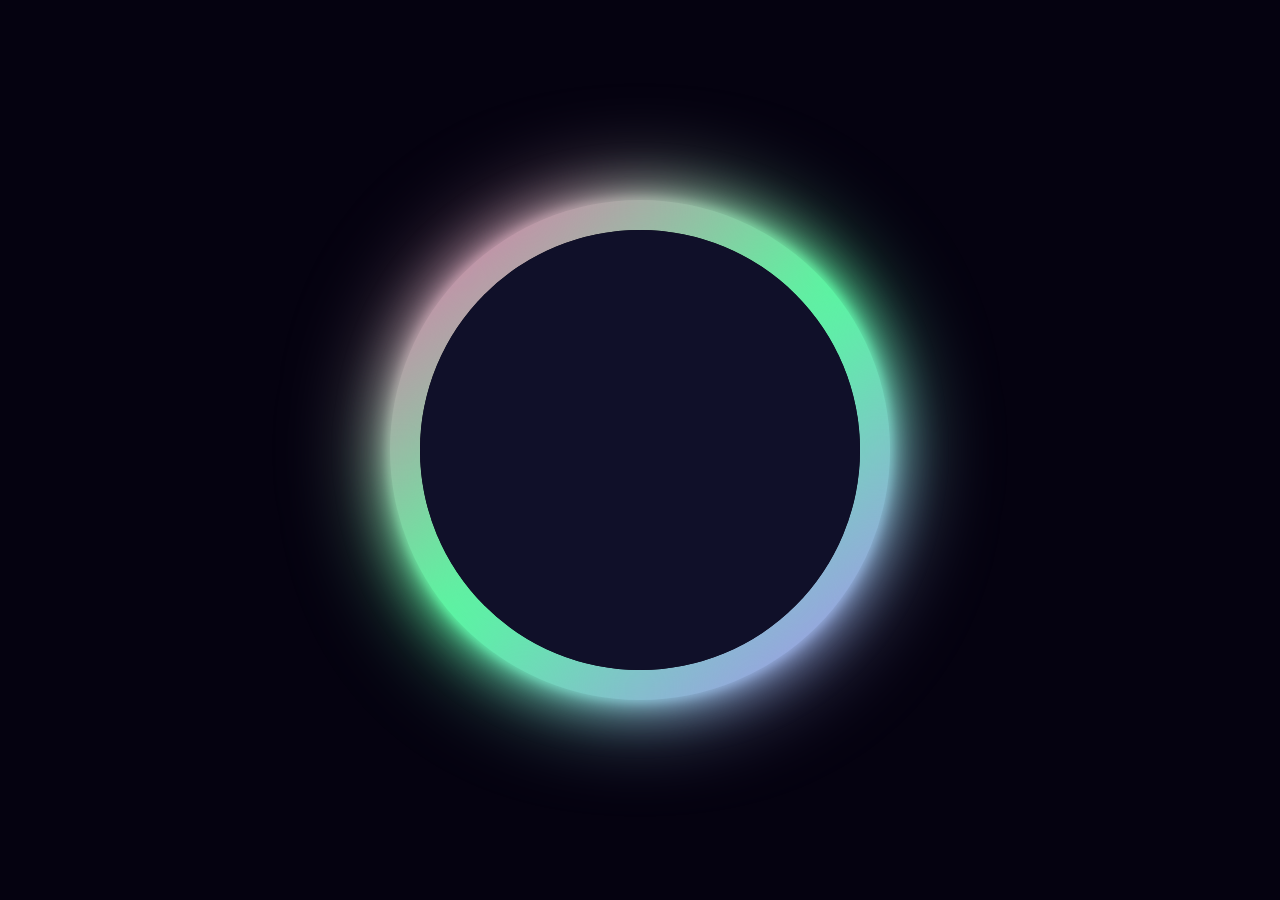
<file: anmiacija/index.html>
<!DOCTYPE html>
<html lang="en">
<head>
    <meta charset="UTF-8">
    <meta name="viewport" content="width=device-width, initial-scale=1.0">
    <title>Document</title>
    <link rel="stylesheet" href="style.css">
</head>
<body>
    <div class="krug">
        <span></span>
        <span></span>
        <span></span>
        <span></span>
    </div>
    <div class="drugikrug">
        
    </div>



</body>
</html>
</file>
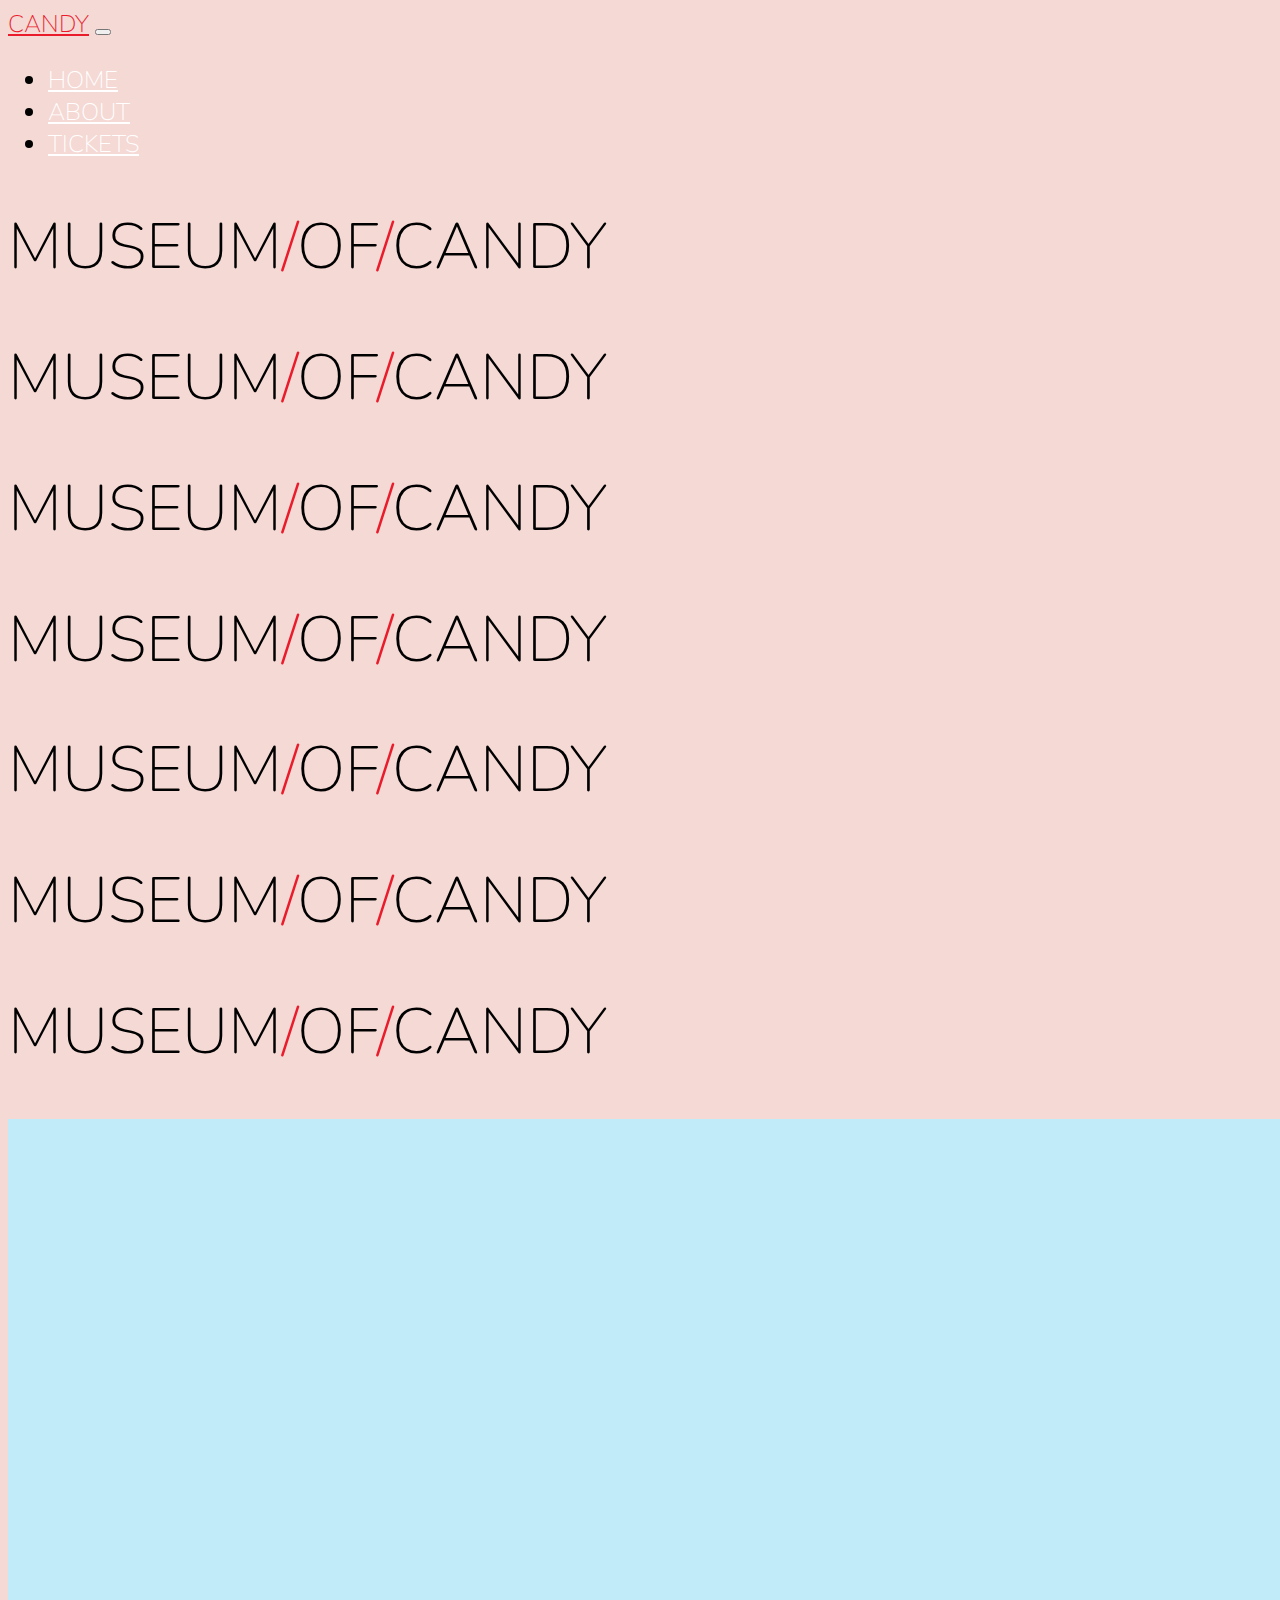
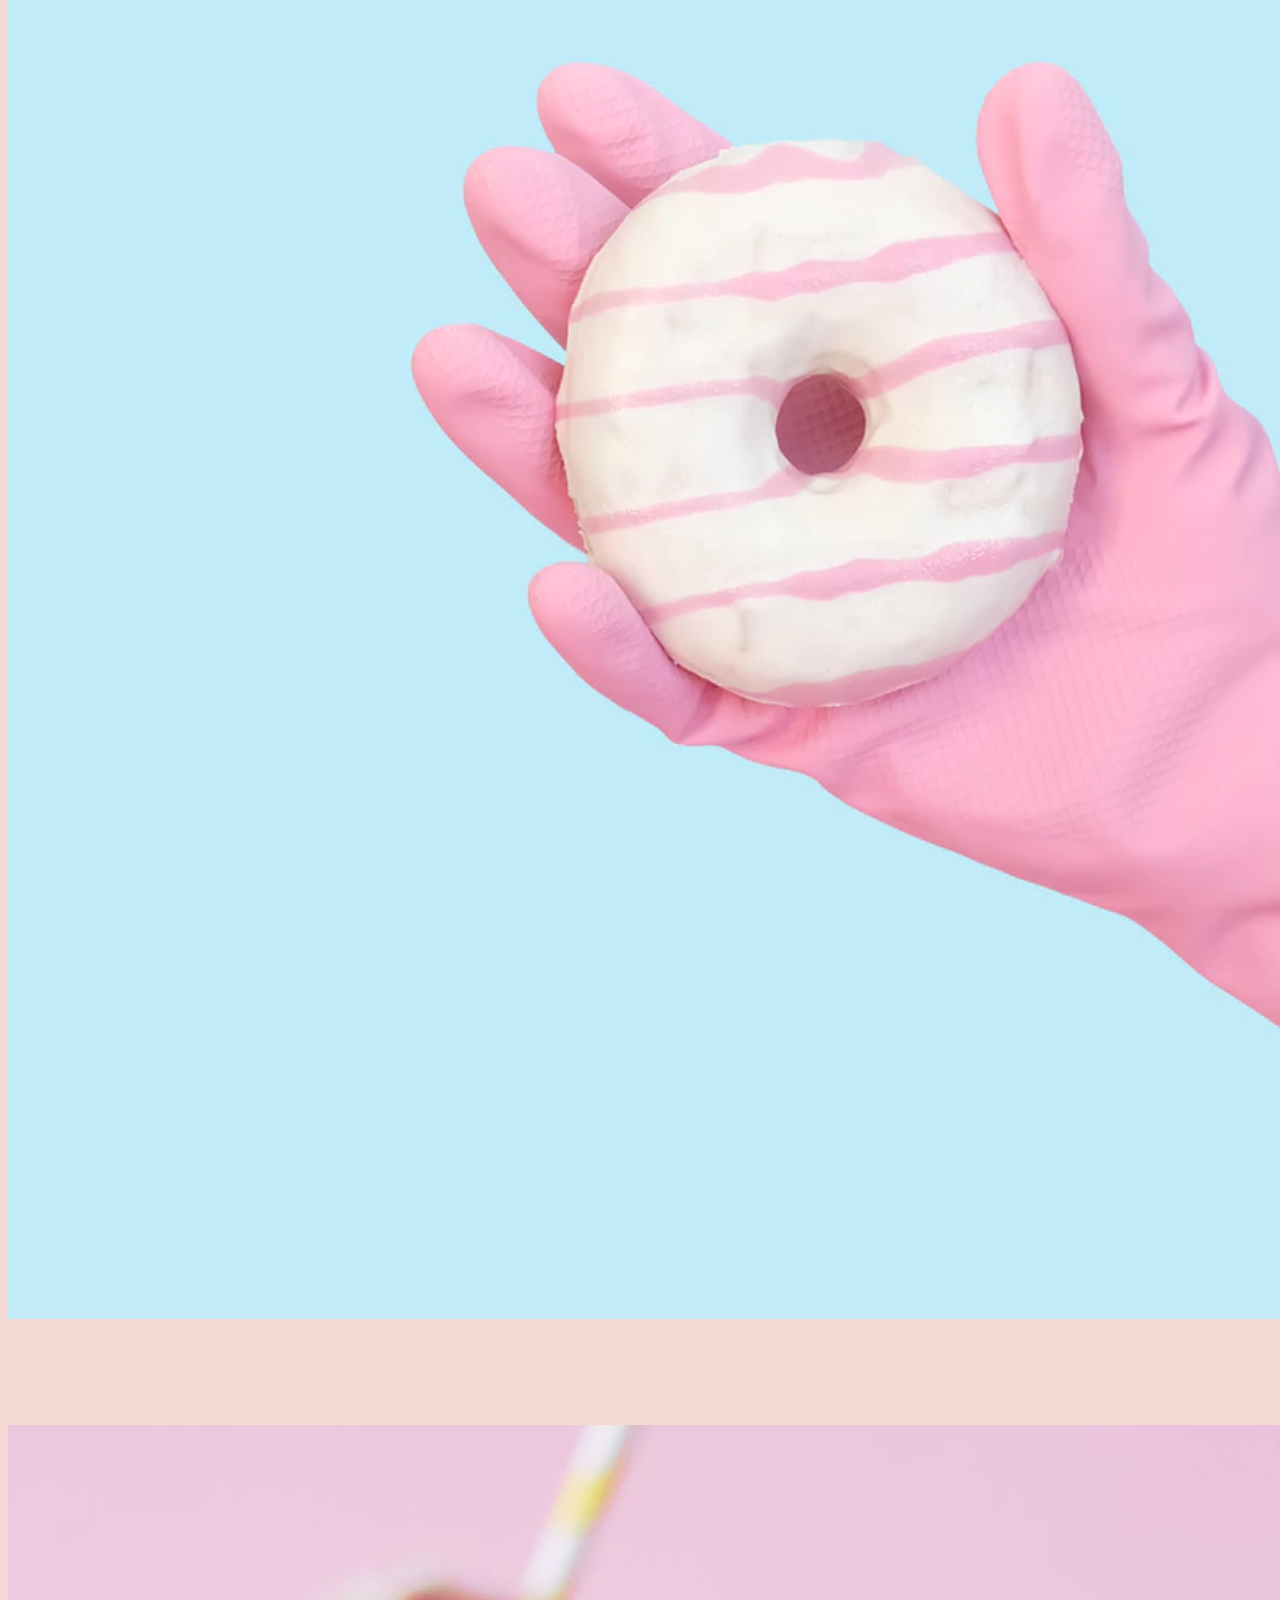
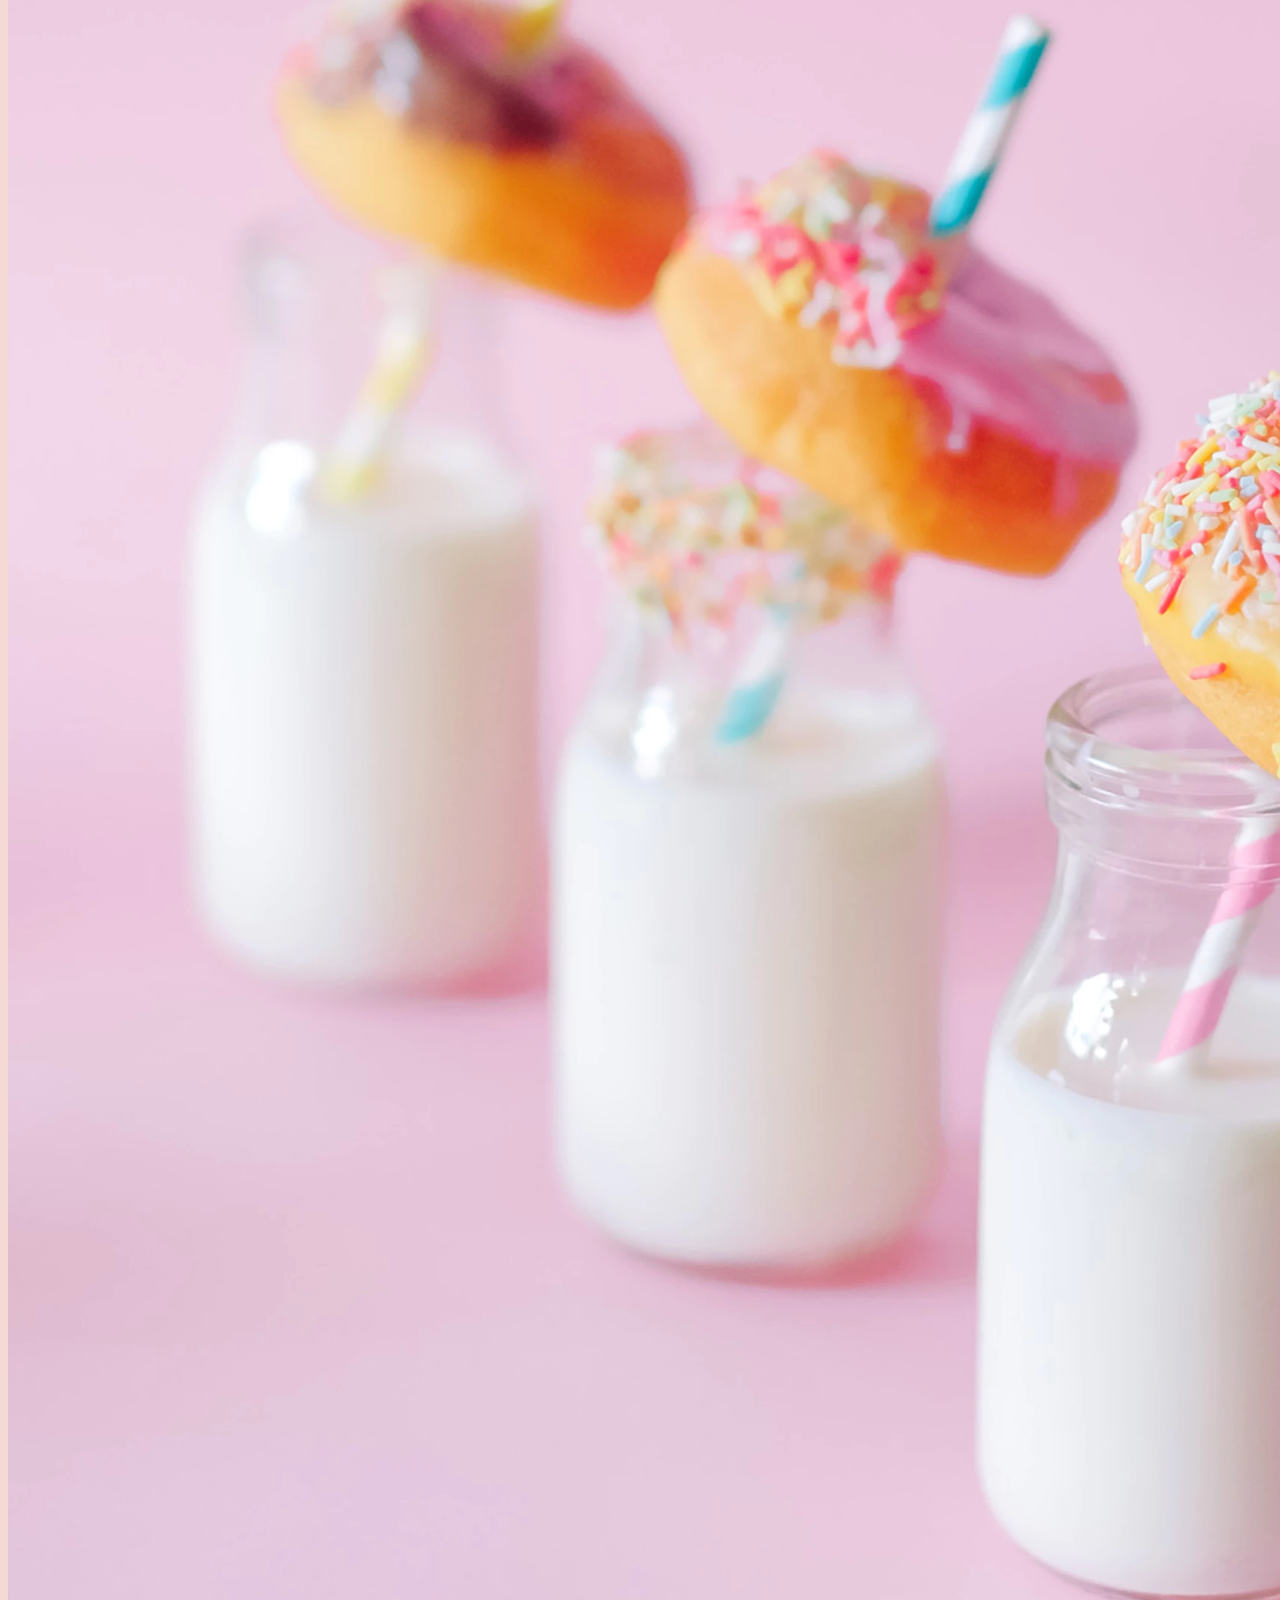
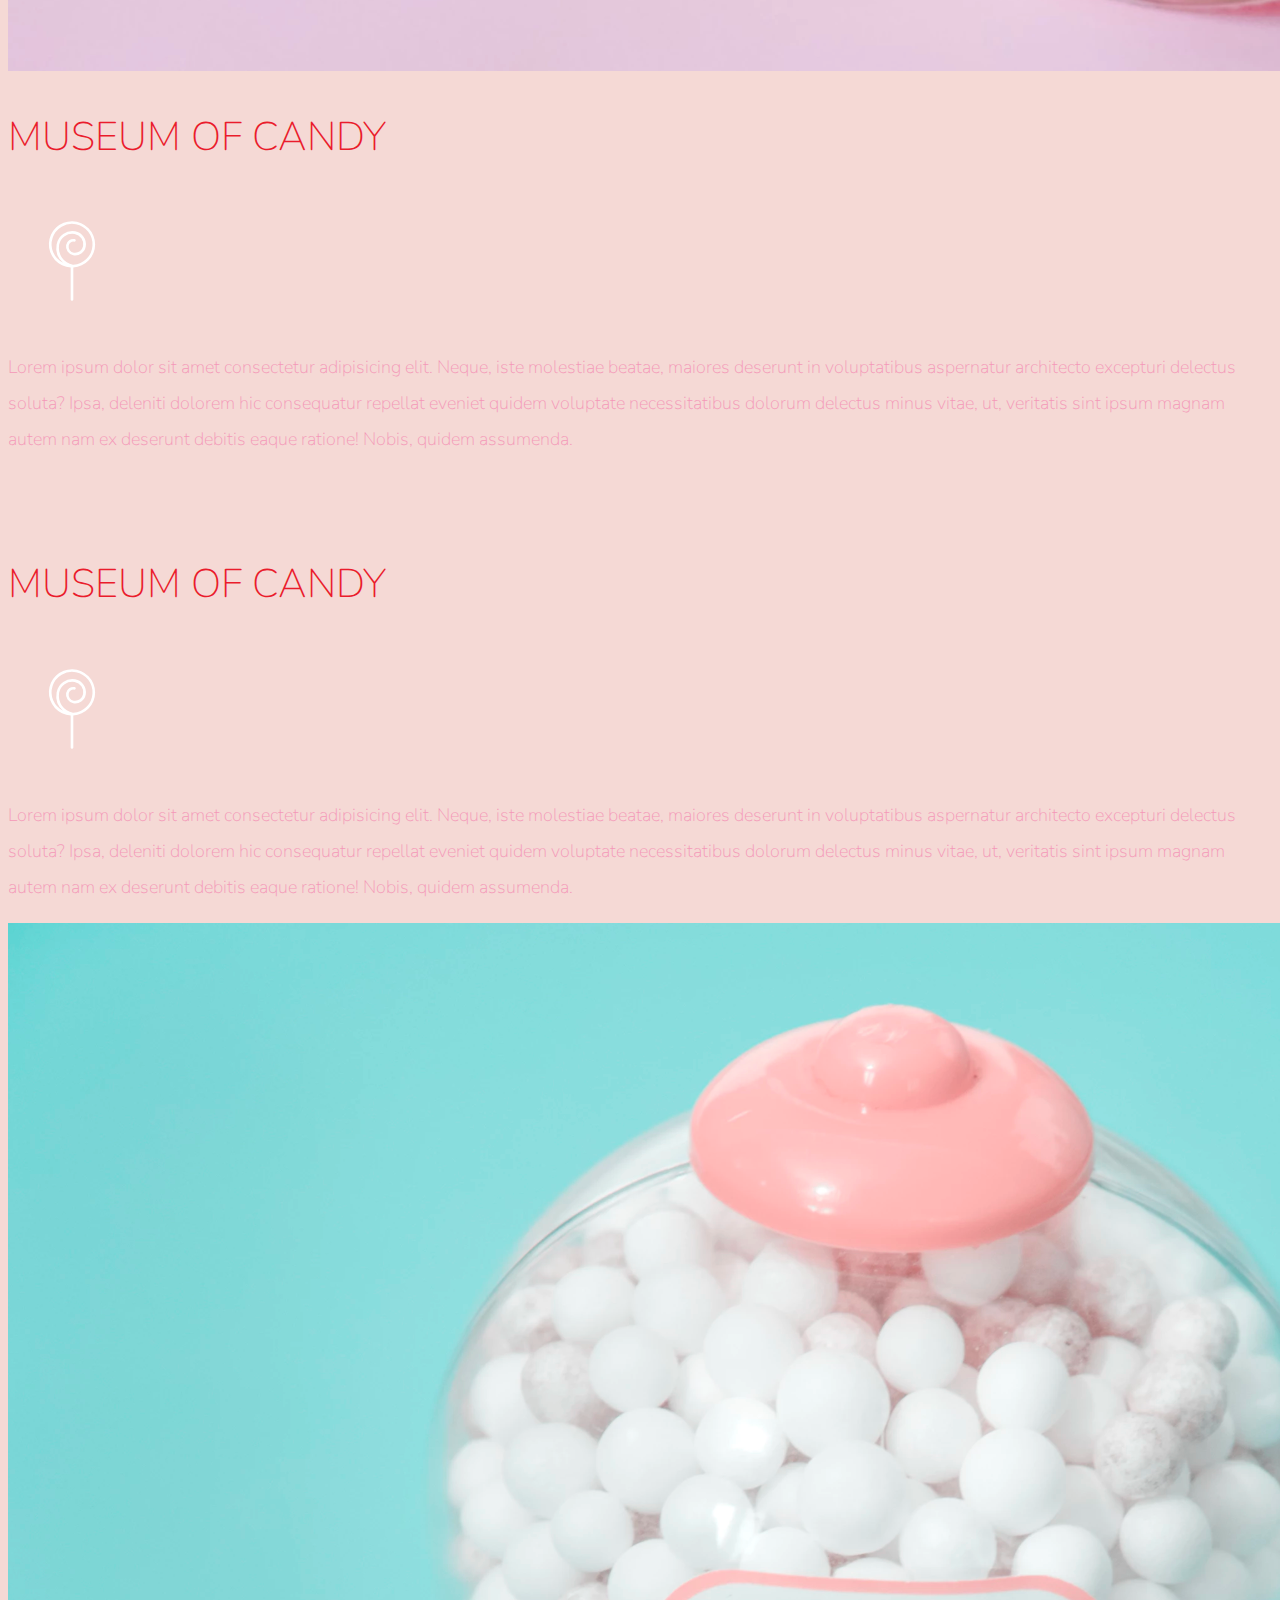
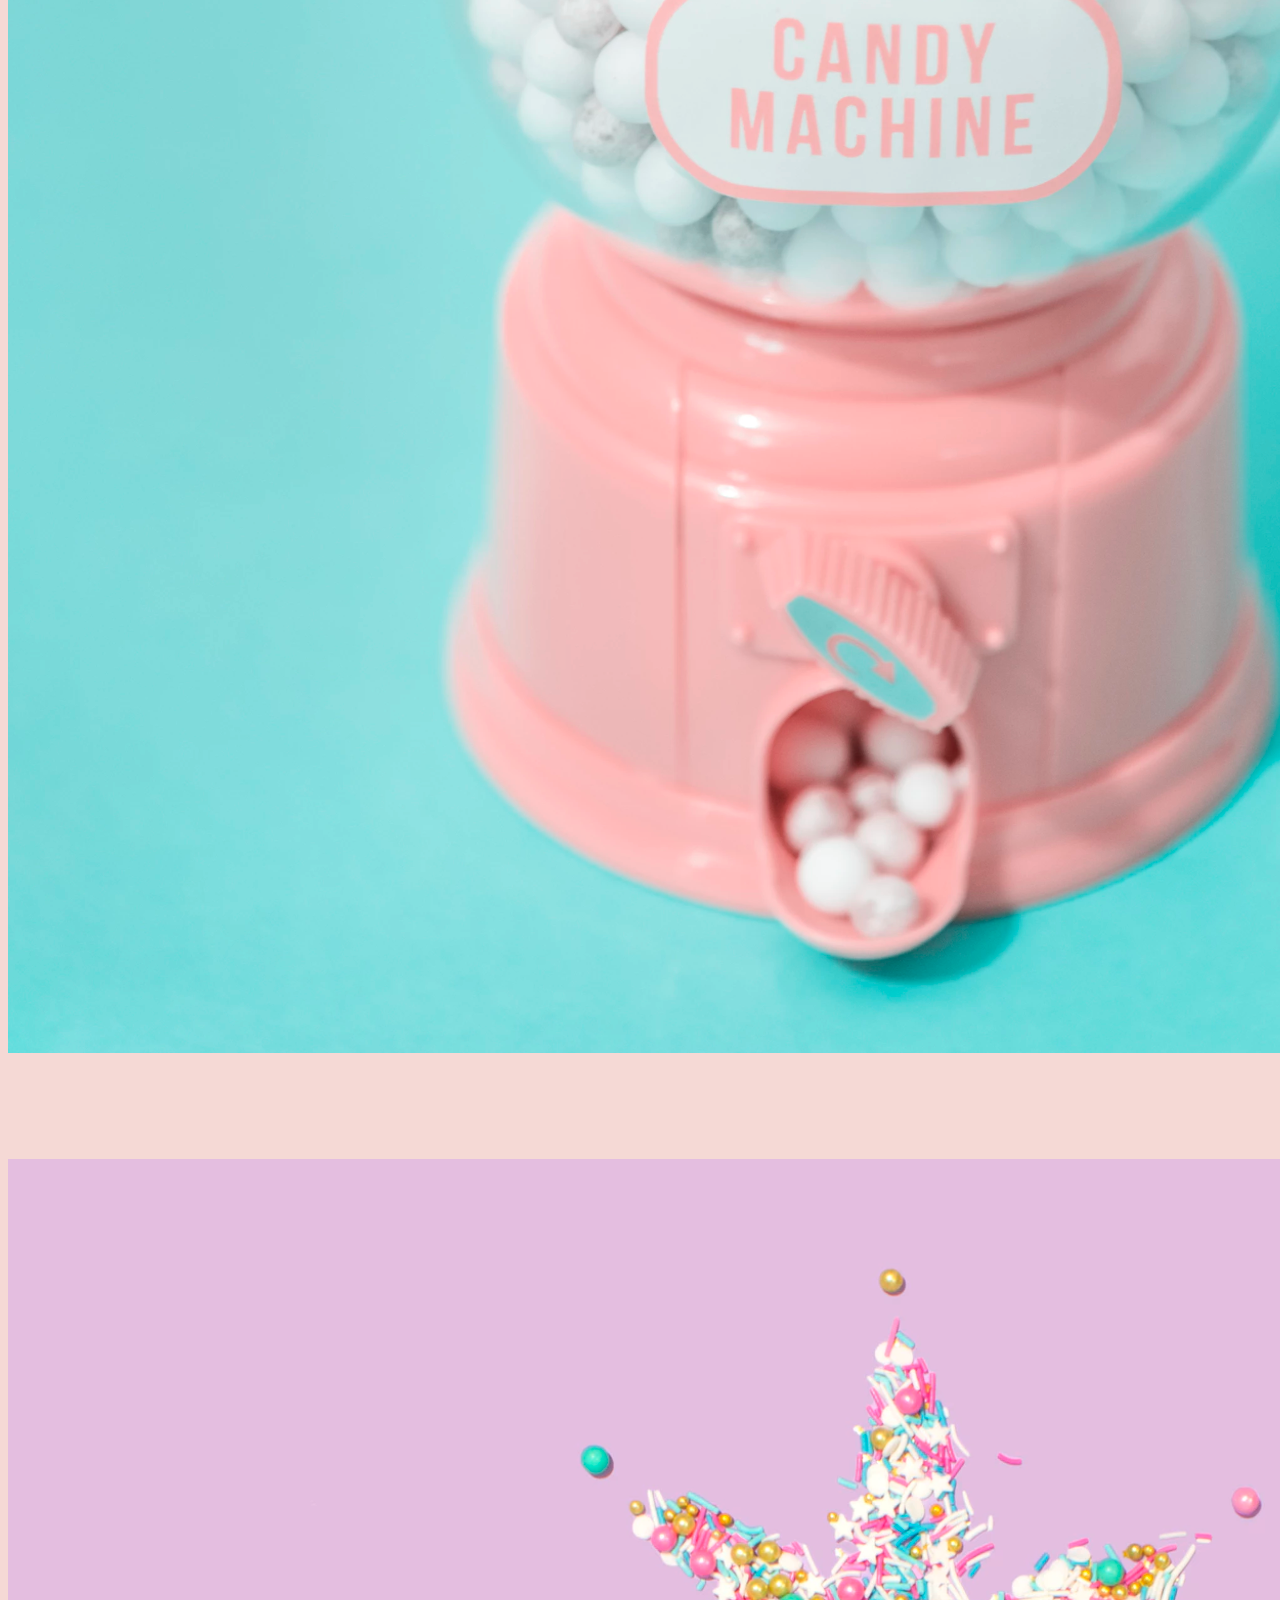
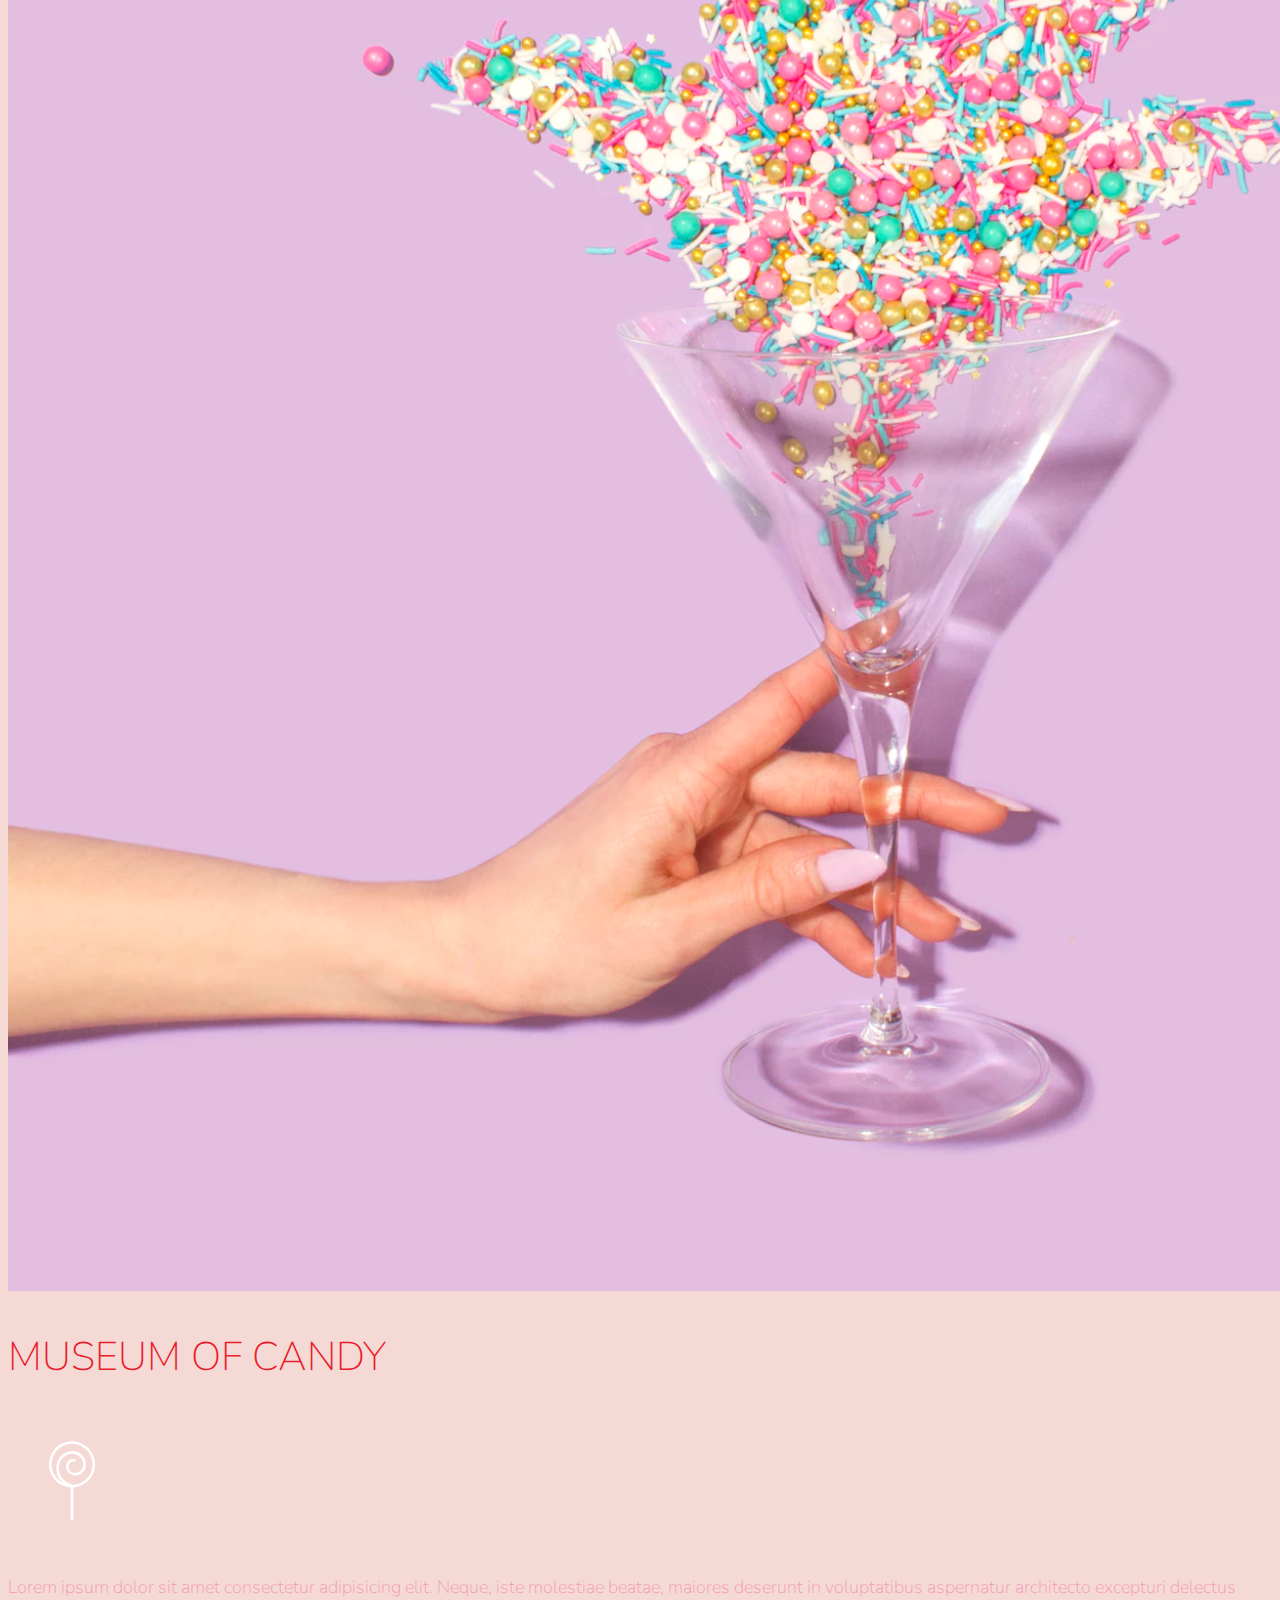
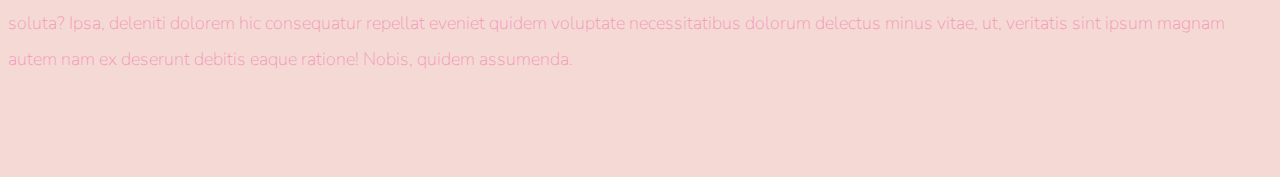
<file: Final/index.html>
<!doctype html>
<html lang="en">

<head>
    <!-- Required meta tags -->
    <meta charset="utf-8">
    <meta name="viewport" content="width=device-width, initial-scale=1, shrink-to-fit=no">

    <!-- Google Font -->
    <link href="https://fonts.googleapis.com/css?family=Nunito:200,300,400,700" rel="stylesheet">

    <!-- Bootstrap CSS -->
    <link rel="stylesheet" href="https://stackpath.bootstrapcdn.com/bootstrap/4.1.3/css/bootstrap.min.css" integrity="sha384-MCw98/SFnGE8fJT3GXwEOngsV7Zt27NXFoaoApmYm81iuXoPkFOJwJ8ERdknLPMO"
        crossorigin="anonymous">

    <!-- Custom CSS -->
    <link rel="stylesheet" href="app.css">

    <title>Museum of Candy</title>
</head>

<body>
    <nav id="mainNavbar" class="navbar navbar-dark navbar-expand-md py-0 fixed-top">
        <a href="#" class="navbar-brand">CANDY</a>
        <button class="navbar-toggler" data-toggle="collapse" data-target="#navLinks" aria-label="Toggle navigation">
            <span class="navbar-toggler-icon"></span>
        </button>
        <div class="collapse navbar-collapse" id="navLinks">
            <ul class="navbar-nav">
                <li class="nav-item">
                    <a href="" class="nav-link">HOME</a>
                </li>
                <li class="nav-item">
                    <a href="" class="nav-link">ABOUT</a>
                </li>
                <li class="nav-item">
                    <a href="" class="nav-link">TICKETS</a>
                </li>
            </ul>
        </div>
    </nav>

    <section class="container-fluid px-0">
        <div class="row align-items-center">
            <div class="col-lg-6">
                <div id="headingGroup" class="text-white text-center d-none d-lg-block mt-5">
                    <h1 class="">MUSEUM<span>/</span>OF<span>/</span>CANDY</h1>
                    <h1 class="">MUSEUM<span>/</span>OF<span>/</span>CANDY</h1>
                    <h1 class="">MUSEUM<span>/</span>OF<span>/</span>CANDY</h1>
                    <h1 class="">MUSEUM<span>/</span>OF<span>/</span>CANDY</h1>
                    <h1 class="">MUSEUM<span>/</span>OF<span>/</span>CANDY</h1>
                    <h1 class="">MUSEUM<span>/</span>OF<span>/</span>CANDY</h1>
                    <h1 class="">MUSEUM<span>/</span>OF<span>/</span>CANDY</h1>
                </div>
            </div>
            <div class="col-lg-6">
                <img class="img-fluid" src="imgs/hand2.png" alt="">
            </div>
        </div>
    </section>

    <section class="container-fluid px-0">
        <div class="row align-items-center content">
            <div class="col-md-6 order-2 order-md-1">
                <img src="imgs/milk.png" alt="" class="img-fluid">
            </div>
            <div class="col-md-6 text-center order-1 order-md-2">
                <div class="row justify-content-center">
                    <div class="col-10 col-lg-8 blurb mb-5 mb-md-0">
                        <h2>MUSEUM OF CANDY</h2>
                        <img src="imgs/lolli_icon.png" alt="" class="d-none d-lg-inline">
                        <p class="lead">Lorem ipsum dolor sit amet consectetur adipisicing elit. Neque, iste molestiae
                            beatae, maiores deserunt
                            in voluptatibus
                            aspernatur architecto excepturi delectus soluta? Ipsa, deleniti dolorem hic consequatur
                            repellat eveniet quidem
                            voluptate necessitatibus dolorum delectus minus vitae, ut, veritatis sint ipsum magnam
                            autem nam ex deserunt debitis
                            eaque ratione! Nobis, quidem assumenda.</p>
                    </div>
                </div>
            </div>
        </div>
        <div class="row align-items-center content">
            <div class="col-md-6 text-center">
                <div class="row justify-content-center">
                    <div class="col-10 col-lg-8 blurb mb-5 mb-md-0">
                        <h2>MUSEUM OF CANDY</h2>
                        <img src="imgs/lolli_icon.png" alt="" class="d-none d-lg-inline">
                        <p class="lead">Lorem ipsum dolor sit amet consectetur adipisicing elit. Neque, iste molestiae
                            beatae, maiores deserunt
                            in voluptatibus
                            aspernatur architecto excepturi delectus soluta? Ipsa, deleniti dolorem hic consequatur
                            repellat eveniet quidem
                            voluptate necessitatibus dolorum delectus minus vitae, ut, veritatis sint ipsum magnam
                            autem nam ex deserunt debitis
                            eaque ratione! Nobis, quidem assumenda.</p>
                    </div>
                </div>
            </div>
            <div class="col-md-6">
                <img src="imgs/gumball.png" alt="" class="img-fluid">
            </div>
        </div>
        <div class="row align-items-center content">
            <div class="col-md-6 order-2 order-md-1">
                <img src="imgs/sprinkles.png" alt="" class="img-fluid">
            </div>
            <div class="col-md-6 text-center order-1 order-md-2">
                <div class="row justify-content-center">
                    <div class="col-10 col-lg-8 blurb mb-5 mb-md-0">
                        <h2>MUSEUM OF CANDY</h2>
                        <img src="imgs/lolli_icon.png" alt="" class="d-none d-lg-inline">
                        <p class="lead">Lorem ipsum dolor sit amet consectetur adipisicing elit. Neque, iste molestiae
                            beatae, maiores
                            deserunt
                            in voluptatibus
                            aspernatur architecto excepturi delectus soluta? Ipsa, deleniti dolorem hic consequatur
                            repellat eveniet
                            quidem
                            voluptate necessitatibus dolorum delectus minus vitae, ut, veritatis sint ipsum magnam
                            autem nam ex deserunt
                            debitis
                            eaque ratione! Nobis, quidem assumenda.</p>
                    </div>
                </div>
            </div>
        </div>
    </section>
    <!-- Optional JavaScript -->
    <!-- jQuery first, then Popper.js, then Bootstrap JS -->
    <script src="https://code.jquery.com/jquery-3.3.1.slim.min.js" integrity="sha384-q8i/X+965DzO0rT7abK41JStQIAqVgRVzpbzo5smXKp4YfRvH+8abtTE1Pi6jizo"
        crossorigin="anonymous"></script>
    <script src="https://cdnjs.cloudflare.com/ajax/libs/popper.js/1.14.3/umd/popper.min.js" integrity="sha384-ZMP7rVo3mIykV+2+9J3UJ46jBk0WLaUAdn689aCwoqbBJiSnjAK/l8WvCWPIPm49"
        crossorigin="anonymous"></script>
    <script src="https://stackpath.bootstrapcdn.com/bootstrap/4.1.3/js/bootstrap.min.js" integrity="sha384-ChfqqxuZUCnJSK3+MXmPNIyE6ZbWh2IMqE241rYiqJxyMiZ6OW/JmZQ5stwEULTy"
        crossorigin="anonymous"></script>

    <script>
        $(function () {
            $(document).scroll(function () {
                var $nav = $("#mainNavbar");
                $nav.toggleClass("scrolled", $(this).scrollTop() > $nav.height());
            });
        });
    </script>
</body>

</html>
</file>
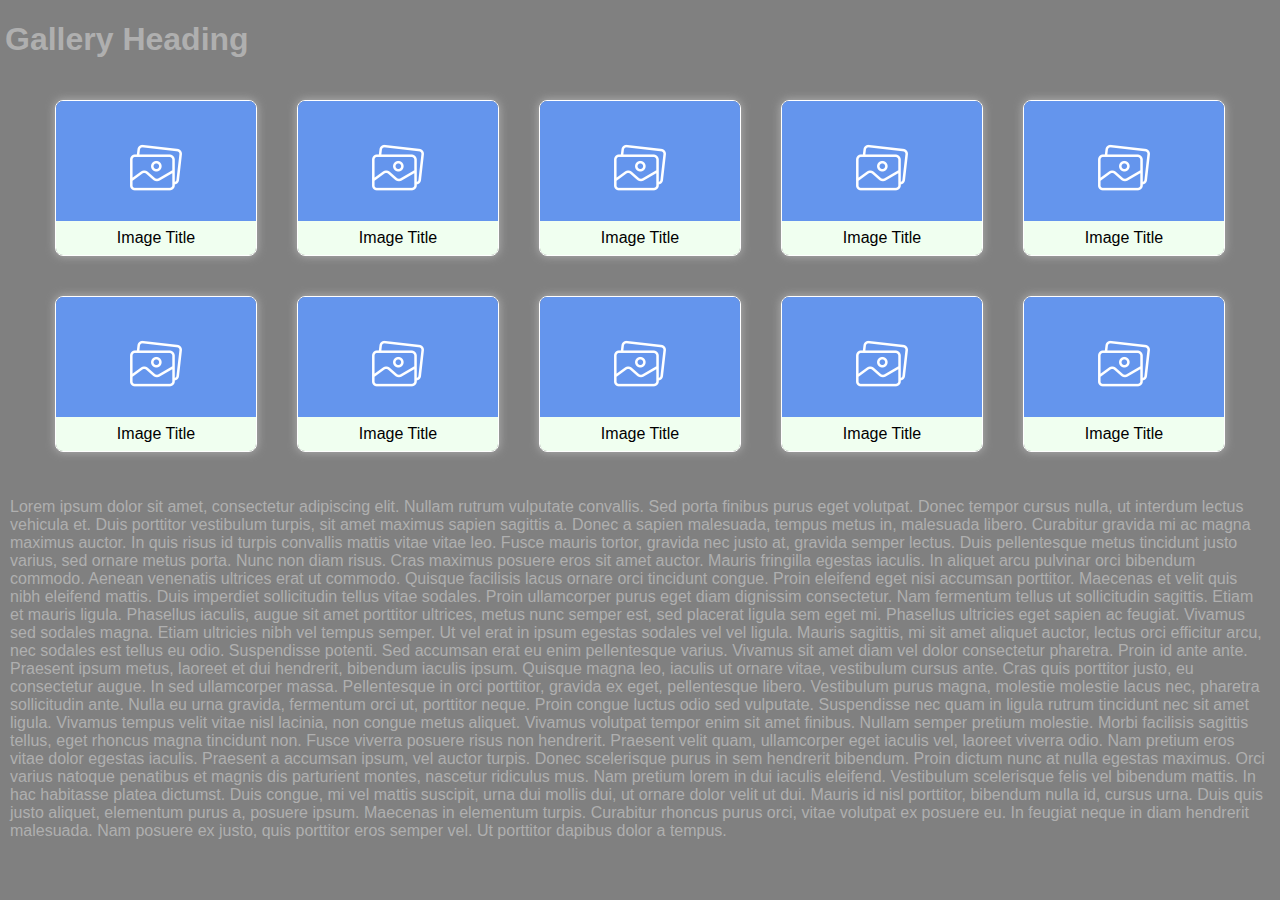
<file: galerija/index.html>
<!DOCTYPE html>
<html lang="en">

<head>
    <meta charset="UTF-8">
    <meta name="viewport" content="width=device-width, initial-scale=1.0">
    <title>Document</title>
    <link rel="stylesheet" href="style.css">

</head>

<body>
    <h1>Gallery Heading</h1>
    <div class="flexic">
        <div class="box1">
            <div class="slika"></div>
            <div class="text">Image Title</div>
        </div>
        <div class="box2">
            <div class="slika"></div>
            <div class="text">Image Title</div>
        </div>
        <div class="box3">
            <div class="slika"></div>
            <div class="text">Image Title</div>
        </div>
        <div class="box4">
            <div class="slika"></div>
            <div class="text">Image Title</div>
        </div>
        <div class="box5">
            <div class="slika"></div>
            <div class="text">Image Title</div>
        </div>
        <div class="box6">
            <div class="slika"></div>
            <div class="text">Image Title</div>
        </div>
        <div class="box7">
            <div class="slika"></div>
            <div class="text">Image Title</div>
        </div>
        <div class="box8">
            <div class="slika"></div>
            <div class="text">Image Title</div>
        </div>
        <div class="box9">
            <div class="slika"></div>
            <div class="text">Image Title</div>
        </div>
        <div class="box10">
            <div class="slika"></div>
            <div class="text">Image Title</div>
        </div>
    </div>
<p>Lorem ipsum dolor sit amet, consectetur adipiscing elit. Nullam rutrum vulputate convallis. Sed porta finibus purus eget volutpat. Donec tempor cursus nulla, ut interdum lectus vehicula et. Duis porttitor vestibulum turpis, sit amet maximus sapien sagittis a. Donec a sapien malesuada, tempus metus in, malesuada libero. Curabitur gravida mi ac magna maximus auctor. In quis risus id turpis convallis mattis vitae vitae leo. Fusce mauris tortor, gravida nec justo at, gravida semper lectus. Duis pellentesque metus tincidunt justo varius, sed ornare metus porta. Nunc non diam risus. Cras maximus posuere eros sit amet auctor. Mauris fringilla egestas iaculis. In aliquet arcu pulvinar orci bibendum commodo. Aenean venenatis ultrices erat ut commodo. Quisque facilisis lacus ornare orci tincidunt congue. Proin eleifend eget nisi accumsan porttitor.

    Maecenas et velit quis nibh eleifend mattis. Duis imperdiet sollicitudin tellus vitae sodales. Proin ullamcorper purus eget diam dignissim consectetur. Nam fermentum tellus ut sollicitudin sagittis. Etiam et mauris ligula. Phasellus iaculis, augue sit amet porttitor ultrices, metus nunc semper est, sed placerat ligula sem eget mi. Phasellus ultricies eget sapien ac feugiat.
    
    Vivamus sed sodales magna. Etiam ultricies nibh vel tempus semper. Ut vel erat in ipsum egestas sodales vel vel ligula. Mauris sagittis, mi sit amet aliquet auctor, lectus orci efficitur arcu, nec sodales est tellus eu odio. Suspendisse potenti. Sed accumsan erat eu enim pellentesque varius. Vivamus sit amet diam vel dolor consectetur pharetra. Proin id ante ante. Praesent ipsum metus, laoreet et dui hendrerit, bibendum iaculis ipsum. Quisque magna leo, iaculis ut ornare vitae, vestibulum cursus ante. Cras quis porttitor justo, eu consectetur augue.
    
    In sed ullamcorper massa. Pellentesque in orci porttitor, gravida ex eget, pellentesque libero. Vestibulum purus magna, molestie molestie lacus nec, pharetra sollicitudin ante. Nulla eu urna gravida, fermentum orci ut, porttitor neque. Proin congue luctus odio sed vulputate. Suspendisse nec quam in ligula rutrum tincidunt nec sit amet ligula. Vivamus tempus velit vitae nisl lacinia, non congue metus aliquet. Vivamus volutpat tempor enim sit amet finibus. Nullam semper pretium molestie. Morbi facilisis sagittis tellus, eget rhoncus magna tincidunt non. Fusce viverra posuere risus non hendrerit. Praesent velit quam, ullamcorper eget iaculis vel, laoreet viverra odio. Nam pretium eros vitae dolor egestas iaculis. Praesent a accumsan ipsum, vel auctor turpis.
    
    Donec scelerisque purus in sem hendrerit bibendum. Proin dictum nunc at nulla egestas maximus. Orci varius natoque penatibus et magnis dis parturient montes, nascetur ridiculus mus. Nam pretium lorem in dui iaculis eleifend. Vestibulum scelerisque felis vel bibendum mattis. In hac habitasse platea dictumst. Duis congue, mi vel mattis suscipit, urna dui mollis dui, ut ornare dolor velit ut dui. Mauris id nisl porttitor, bibendum nulla id, cursus urna. Duis quis justo aliquet, elementum purus a, posuere ipsum. Maecenas in elementum turpis. Curabitur rhoncus purus orci, vitae volutpat ex posuere eu. In feugiat neque in diam hendrerit malesuada. Nam posuere ex justo, quis porttitor eros semper vel. Ut porttitor dapibus dolor a tempus.</p>    
</body>

</html>
</file>
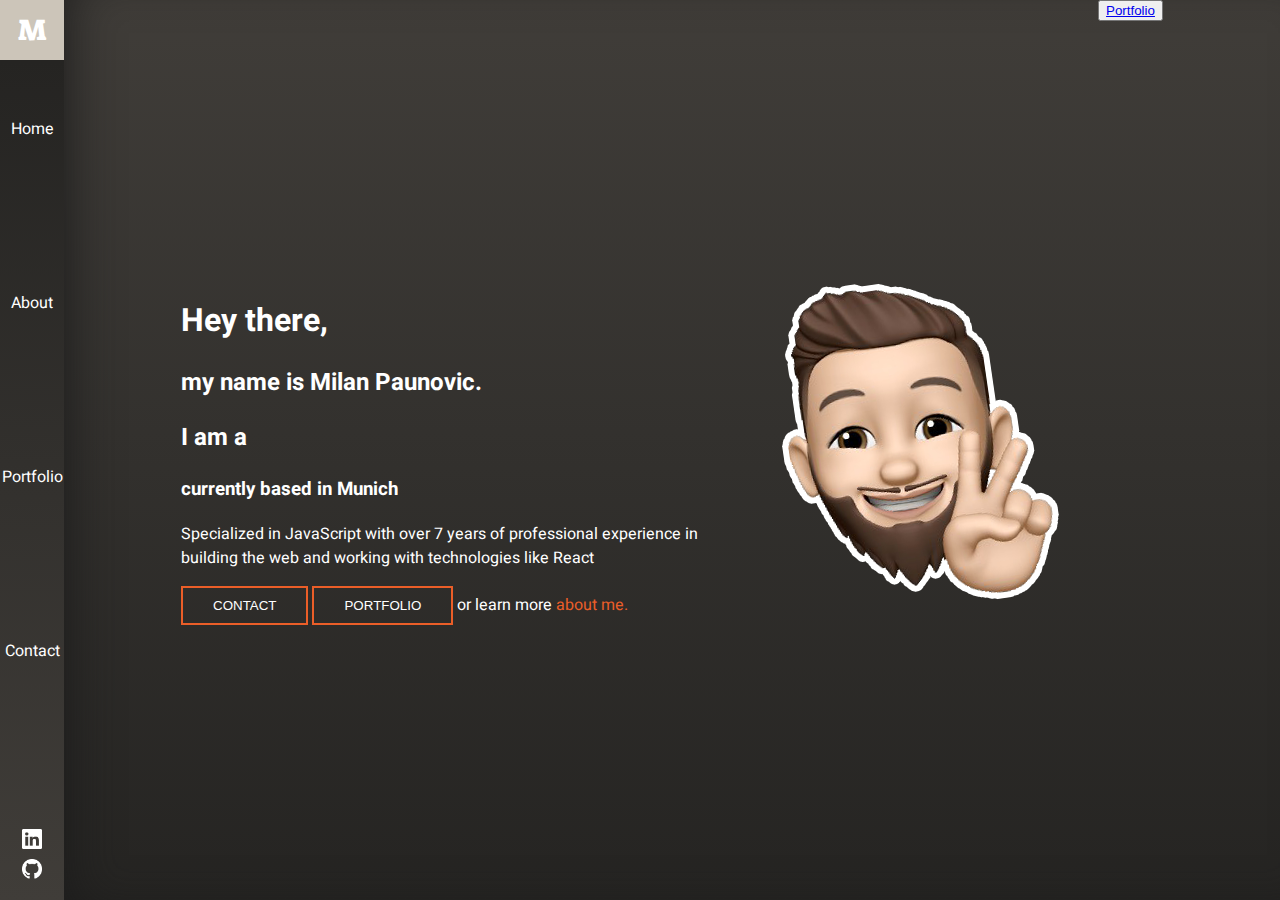
<file: gridi/index.html>
<!DOCTYPE html>
<html lang="en">
<head>
    <meta charset="UTF-8">
    <meta name="viewport" content="width=device-width, initial-scale=1.0">
    <link rel="stylesheet" href="style.css">
    <link rel="preconnect" href="https://fonts.gstatic.com">
<link href="https://fonts.googleapis.com/css2?family=Heebo&display=swap" rel="stylesheet">
<link href="https://fonts.googleapis.com/css2?family=Suez+One&display=swap" rel="stylesheet">
    <title>Document</title>
</head>
<body>
    <div class="grid-container">
        <div class="nav">
            <button class="hamburger" id="hamburger"></button>
            <ul class="navi" id="nav-light">
                <li><a href="#">Home</a></li>
                <li><a href="#">About</a></li>
                <li><a href="#">Portfolio</a></li>
                <li><a href="#">Contact</a></li>
            </ul>
            <div class="dole">
                <div class="git"></div>
                <div class="git1"></div>
            </div>
        </div>
        <div class="logo">M</div>
        <div class="kont">
            <div class="sredina">
                <h1>Hey there,</h1>
                <h2>my name is Milan Paunovic.</h2>
                <h2>I am a <span id="stasam" style="color: tomato;"></span></h2>
                <h3>currently based in Munich</h3>
                <p>Specialized in JavaScript with over 7 years of professional experience in<br>
                    building the web and working with technologies like React</p>
                <button class="sredinadugme"><a href="#">Contact</a></button>
                <button class="sredinadugme"><a href="#">Portfolio</a></button>
                <p id="pored">or learn more <a id="linkdole" href="#">about me.</a></p>
            </div>
            <div class="logobox"></div>
            <button class="sredinadugme1"><a href="#">Portfolio</a></button>
        
        </div>
      </div>
    <script src="app.js"></script>
</body>
</html>
</file>
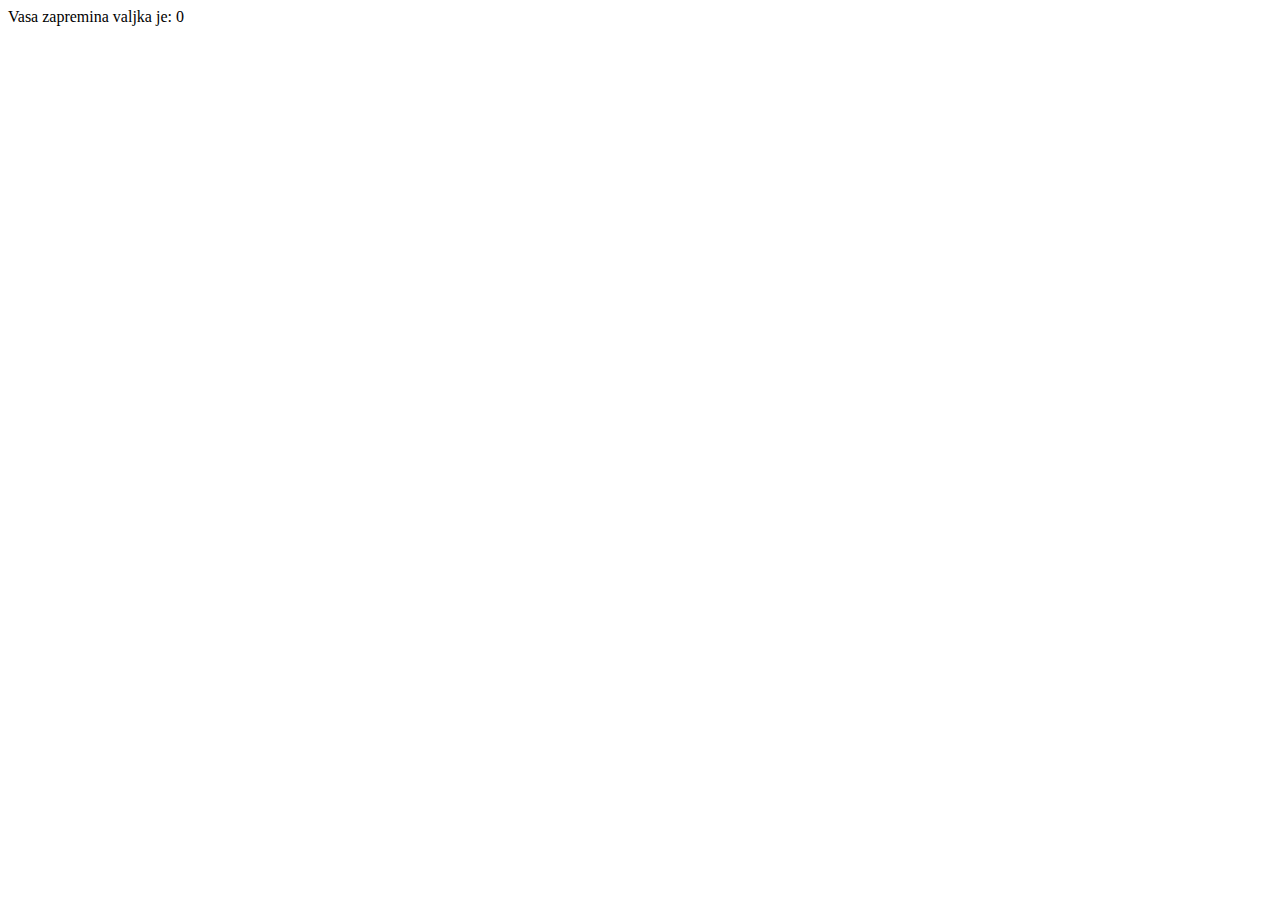
<file: js1/index.html>
<!DOCTYPE html>
<html lang="en">

<head>
    <meta charset="UTF-8">
    <meta name="viewport" content="width=device-width, initial-scale=1.0">
    <title>Document</title>
</head>

<body>
    <form>
    <script>
        const p = 3.14;
        let h = prompt("Unesite Visinu");
        let r = prompt("Unesite poluprecnik");
        let sum = (r * r) * p * h;

        document.write('Vasa zapremina valjka je:  ' + sum);

    </script>
</body>

</html>
</file>
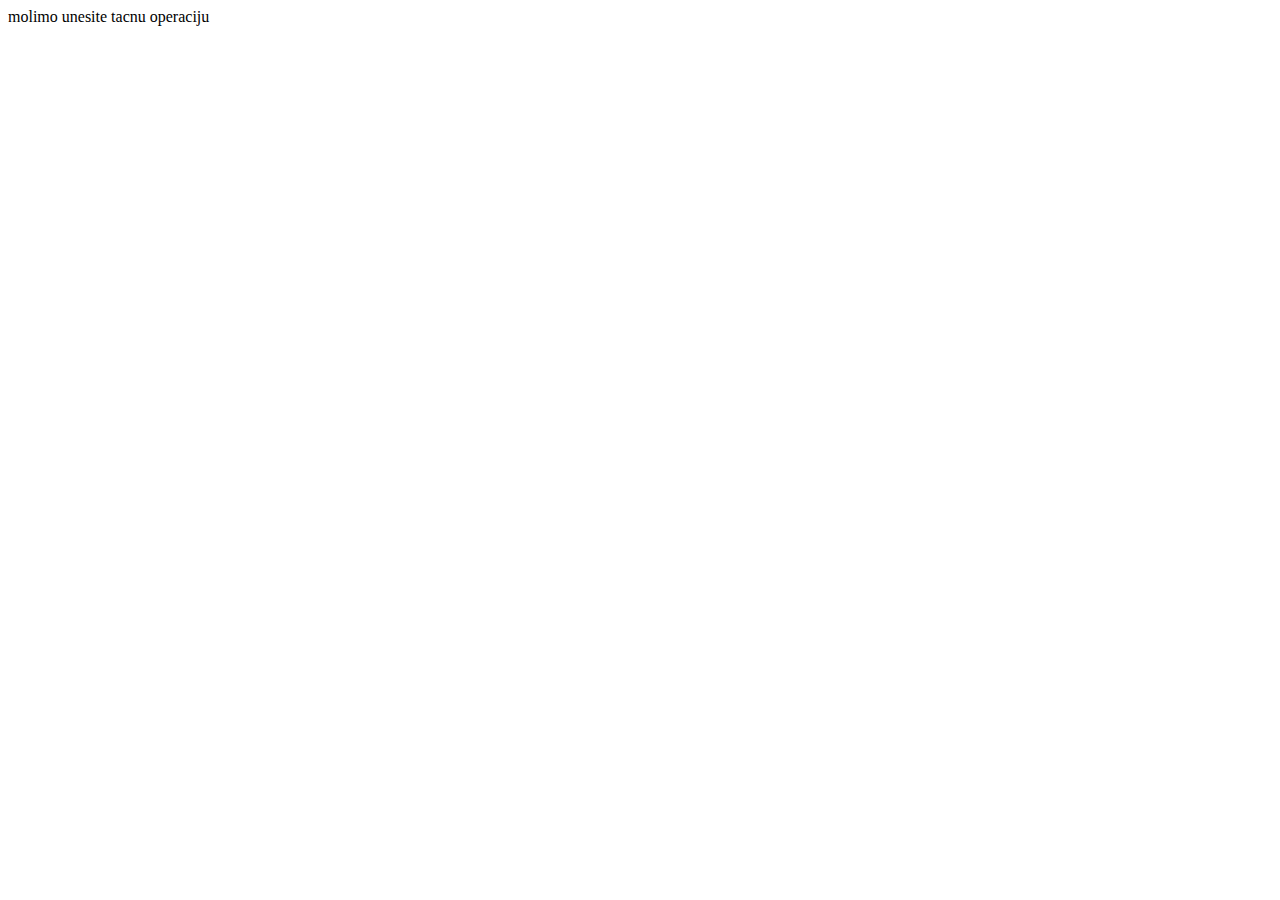
<file: js2/index.html>
<!DOCTYPE html>
<html lang="en">

<head>
    <meta charset="UTF-8">
    <meta name="viewport" content="width=device-width, initial-scale=1.0">
    <title>Document</title>
</head>

<body>
    <form>
    <script>
        let a = prompt("Unesite prvi broj");
        let operacija = prompt("Unesite operaciju koju zelite da izvrsite(+, -, *, /)");
        let b = prompt("Unesite drugi broj");
        let sum;

        if (operacija == "+"){
            sum = parseInt(a) + parseInt(b);
            document.write("Vas rezultat je: " + sum)
        }else if (operacija == "/"){
            sum = parseInt(a) / parseInt(b);
            document.write("Vas rezultat je: " + sum)
        }else if (operacija == "*"){
            sum = parseInt(a) * parseInt(b);
            document.write("Vas rezultat je: " + sum)
        }else if (operacija == "-"){
            sum = parseInt(a) - parseInt(b);
            document.write("Vas rezultat je: " + sum)
        }else{
            document.write("molimo unesite tacnu operaciju")
        }

    </script>
</body>

</html>
</file>
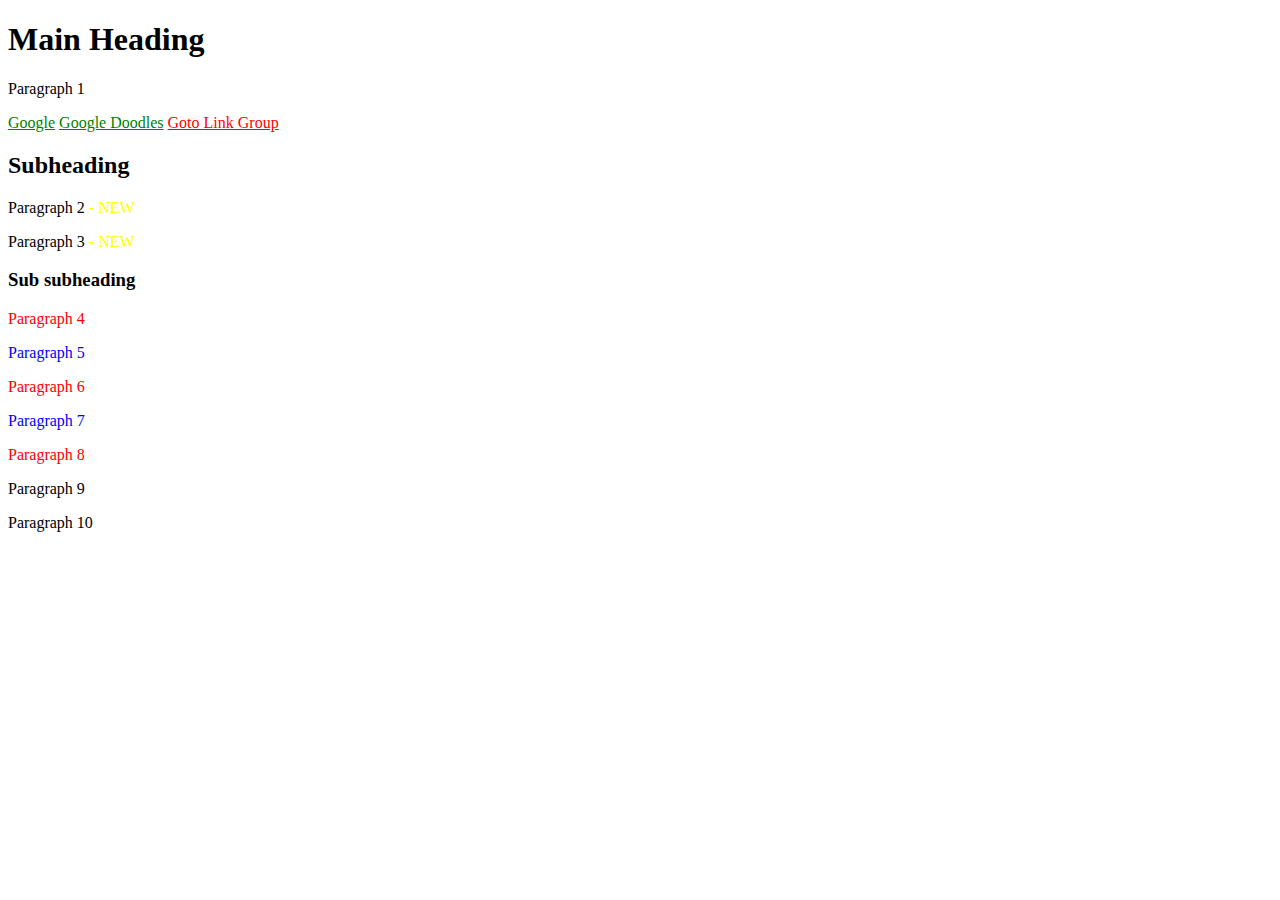
<file: napredni/index.html>
<!DOCTYPE html>
<html lang="en">

<head>
    <meta charset="UTF-8">
    <title>Advanced CSS - Assignment 1</title>
    <style>


        a[href*="google"]{
            color: green;
                }
        a[target*="_blank"]{
            color: red;
        }

        div div p:nth-child(odd){
            color: blue;
        }
       div div p:nth-child(even){
            color: red;
        }

        #first-div>p::after{
            content: " - NEW";
            color: yellow;
        }


        :nth-child(8):hover{
            font-style: italic;
        }



    </style>
</head>

<body>
    <h1>Main Heading</h1>
    <p>Paragraph 1</p>
    <a href="https://www.google.com/">Google</a>
    <a href="https://www.google.com/doodles">Google Doodles</a>
    <a href="https://www.link-group.eu/" target="_blank">Goto Link Group</a>
    <div id="first-div">
        <h2>Subheading</h2>
        <p>Paragraph 2</p>
        <p>Paragraph 3</p>
        <div id="second-div">
            <h3>Sub subheading</h3>
            <p>Paragraph 4</p>
            <p>Paragraph 5</p>
            <p>Paragraph 6</p>
            <p>Paragraph 7</p>
            <p>Paragraph 8</p>
        </div>
    </div>
    <p>Paragraph 9</p>
    <p>Paragraph 10</p>
</body>

</html>
</file>
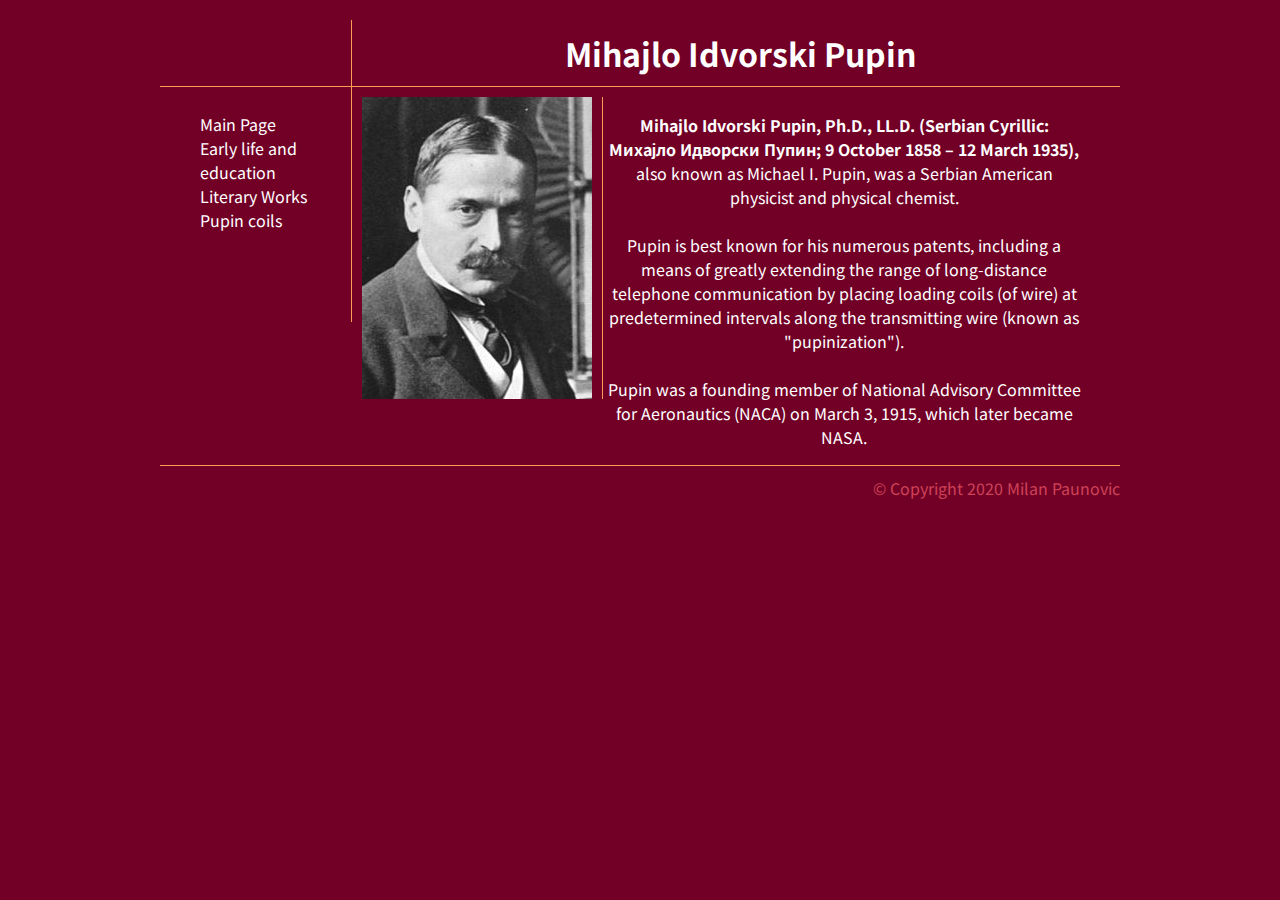
<file: pupin/index.html>
<!DOCTYPE html>
<html lang="en">

<head>
    <meta charset="UTF-8">
    <meta name="viewport" content="width=device-width, initial-scale=1.0">
    <title>Mihajlo Pupin</title>
    <link rel="stylesheet" href="style/styles.css">
    <link rel="preconnect" href="https://fonts.gstatic.com">
    <link rel="preconnect" href="https://fonts.gstatic.com">
    <link href="https://fonts.googleapis.com/css2?family=Noto+Sans+JP:wght@400;700&display=swap" rel="stylesheet">
</head>

<body>
    <nav>
        <ul>
            <li><a href="index.html">Main Page</a></li>
            <li><a href="early.html">Early life and education</a></li>
            <li><a href="work.html">Literary Works</a></li>
            <li><a href="pupin.html">Pupin coils</a></li>
        </ul>
    </nav>

    <h1 class="naslovi">Mihajlo Idvorski Pupin</h1>


    <img class="slika" src="../pupin/img/pupin.jpg" alt="Pupin Slika">
    <p class="text1"><b>Mihajlo Idvorski Pupin, Ph.D., LL.D. (Serbian Cyrillic: Михајло Идворски Пупин; 9 October 1858 –
            12 March
            1935),</b> also known as Michael I. Pupin, was a Serbian American physicist and physical chemist.<br>
        <br>
        Pupin is best known for his numerous patents, including a means of greatly extending the range of
        long-distance telephone communication by placing loading coils (of wire) at predetermined intervals along
        the transmitting wire (known as "pupinization").<br>
        <br>
        Pupin was a founding member of National Advisory Committee for Aeronautics (NACA) on March 3, 1915, which
        later became NASA. </p>
    <footer>
        &copy; Copyright 2020 Milan Paunovic
    </footer>

</body>

</html>
</file>
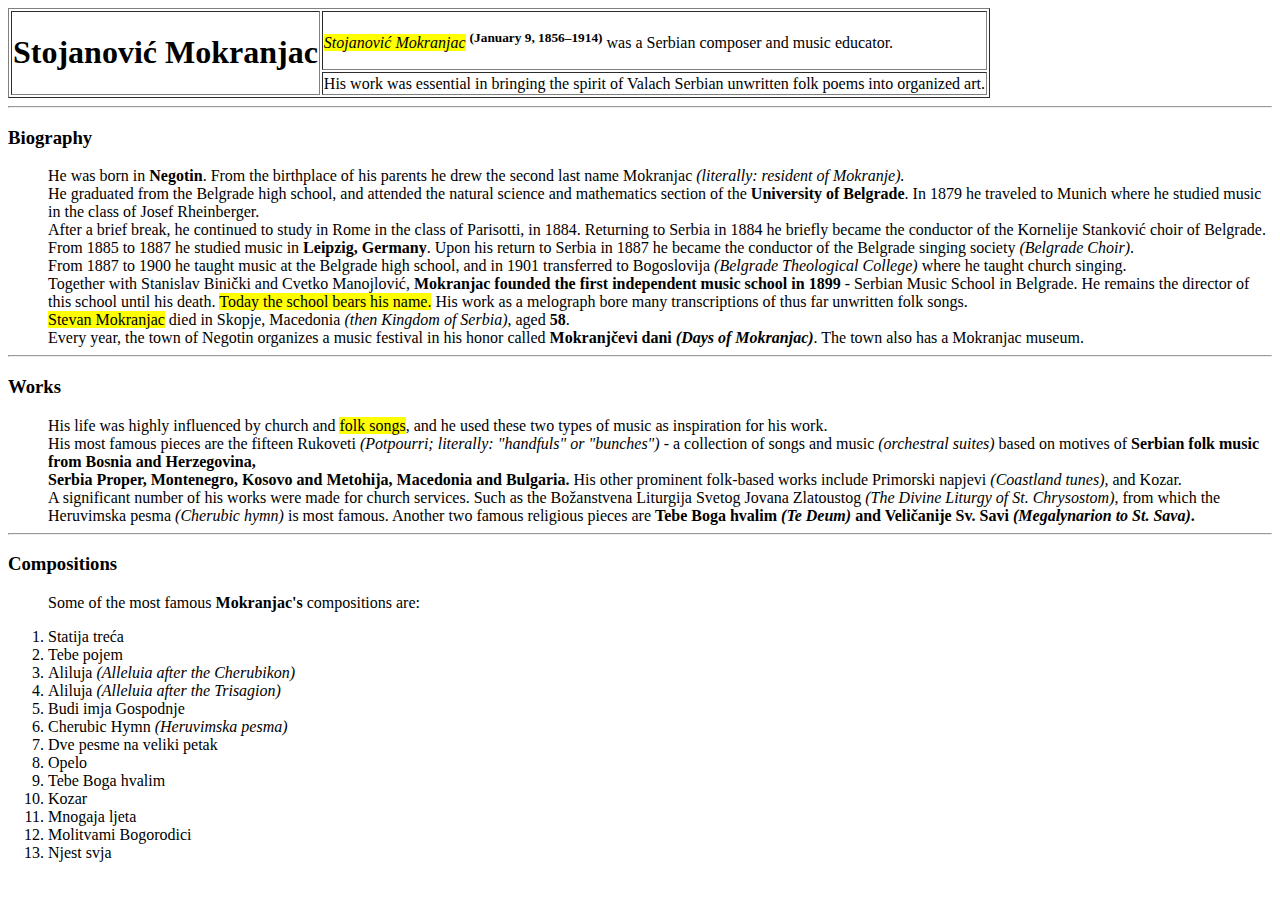
<file: index1.html>
<!DOCTYPE html>
<html lang="en">

<head>
    <meta charset="UTF-8">
    <meta name="viewport" content="width=device-width, initial-scale=1.0">
    <title>Document</title>
</head>

<body>
    <table border="1">
        <tr>
            <td rowspan="2">
                <h1>Stojanović Mokranjac</h1>
            </td>
            <td>
                <p><i><mark>Stojanović Mokranjac</mark></i> <b><sup>(January 9, 1856–1914)</sup></b> was a Serbian
                    composer and music educator.</p>
            </td>
        </tr>
        <tr>
            <td> His work was essential in bringing the spirit of Valach Serbian unwritten folk poems into organized
                art. </td>
        </tr>
    </table>
    <hr>
    <dt>
        <dl>
            <h3>Biography</h3>
        </dl>
    <dd>He was born in <b>Negotin</b>. From the birthplace of his parents he drew the second last name Mokranjac
        <i>(literally: resident of Mokranje).</i></dd>
    <dd>He graduated from the Belgrade high school, and attended the natural science and mathematics section of the
        <b>University of Belgrade</b>. In 1879 he traveled to Munich where he studied music in the class of Josef
        Rheinberger. <br>After a brief break, he continued to study in Rome in the class of Parisotti, in 1884.
        Returning to Serbia in 1884 he briefly became the conductor of the Kornelije Stanković choir of Belgrade.</dd>
    <dd>From 1885 to 1887 he studied music in <b>Leipzig, Germany</b>. Upon his return to Serbia in 1887 he became the
        conductor of the Belgrade singing society <i>(Belgrade Choir)</i>.<br> From 1887 to 1900 he taught music at the
        Belgrade high school, and in 1901 transferred to Bogoslovija <i>(Belgrade Theological College)</i> where he
        taught church singing.<br> Together with Stanislav Binički and Cvetko Manojlović, <b>Mokranjac founded the first
            independent music school in 1899</b> - Serbian Music School in Belgrade. He remains the director of this
        school until his death. <mark>Today the school bears his name.</mark> His work as a melograph bore many
        transcriptions of thus far unwritten folk songs.</dd>
    <dd><mark>Stevan Mokranjac</mark> died in Skopje, Macedonia <i>(then Kingdom of Serbia)</i>, aged <b>58</b>.</dd>
    <dd>Every year, the town of Negotin organizes a music festival in his honor called <b>Mokranjčevi dani <i>(Days of
                Mokranjac)</i></b>. The town also has a Mokranjac museum.</dd>
    <hr>
    <dl>
        <h3>Works</h3>
    </dl>
    <dd>His life was highly influenced by church and <mark>folk songs</mark>, and he used these two types of music as
        inspiration for his work.<br>His most famous pieces are the fifteen Rukoveti <i>(Potpourri; literally:
            "handfuls" or "bunches") </i> - a collection of songs and music <i>(orchestral suites)</i> based on motives
        of <b>Serbian folk music from Bosnia and Herzegovina,<br> Serbia Proper, Montenegro, Kosovo and Metohija,
            Macedonia and Bulgaria.</b> His other prominent folk-based works include Primorski napjevi <i>(Coastland
            tunes),</i> and Kozar.</dd>
    <dd>A significant number of his works were made for church services. Such as the Božanstvena Liturgija Svetog Jovana
        Zlatoustog <i>(The Divine Liturgy of St. Chrysostom)</i>, from which the Heruvimska pesma <i>(Cherubic hymn)</i>
        is most famous. Another two famous religious pieces are <b>Tebe Boga hvalim <i>(Te Deum)</i> and Veličanije Sv.
            Savi <i>(Megalynarion to St. Sava)</i>.</b></dd>
    <hr>
    <dl>
        <h3>Compositions</h3>
    </dl>
    <dd>Some of the most famous <b>Mokranjac's</b> compositions are:</dd>
    <ol>
        <li>Statija treća</li>
        <li>Tebe pojem</li>
        <li>Aliluja <i>(Alleluia after the Cherubikon)</i></li>
        <li>Aliluja <em>(Alleluia after the Trisagion)</em></li>
        <li>Budi imja Gospodnje</li>
        <li>Cherubic Hymn <i>(Heruvimska pesma)</i></li>
        <li>Dve pesme na veliki petak</li>
        <li>Opelo</li>
        <li>Tebe Boga hvalim</li>
        <li>Kozar</li>
        <li>Mnogaja ljeta</li>
        <li>Molitvami Bogorodici</li>
        <li>Njest svja</li>
    </ol>
    </dt>

</body>

</html>
</file>
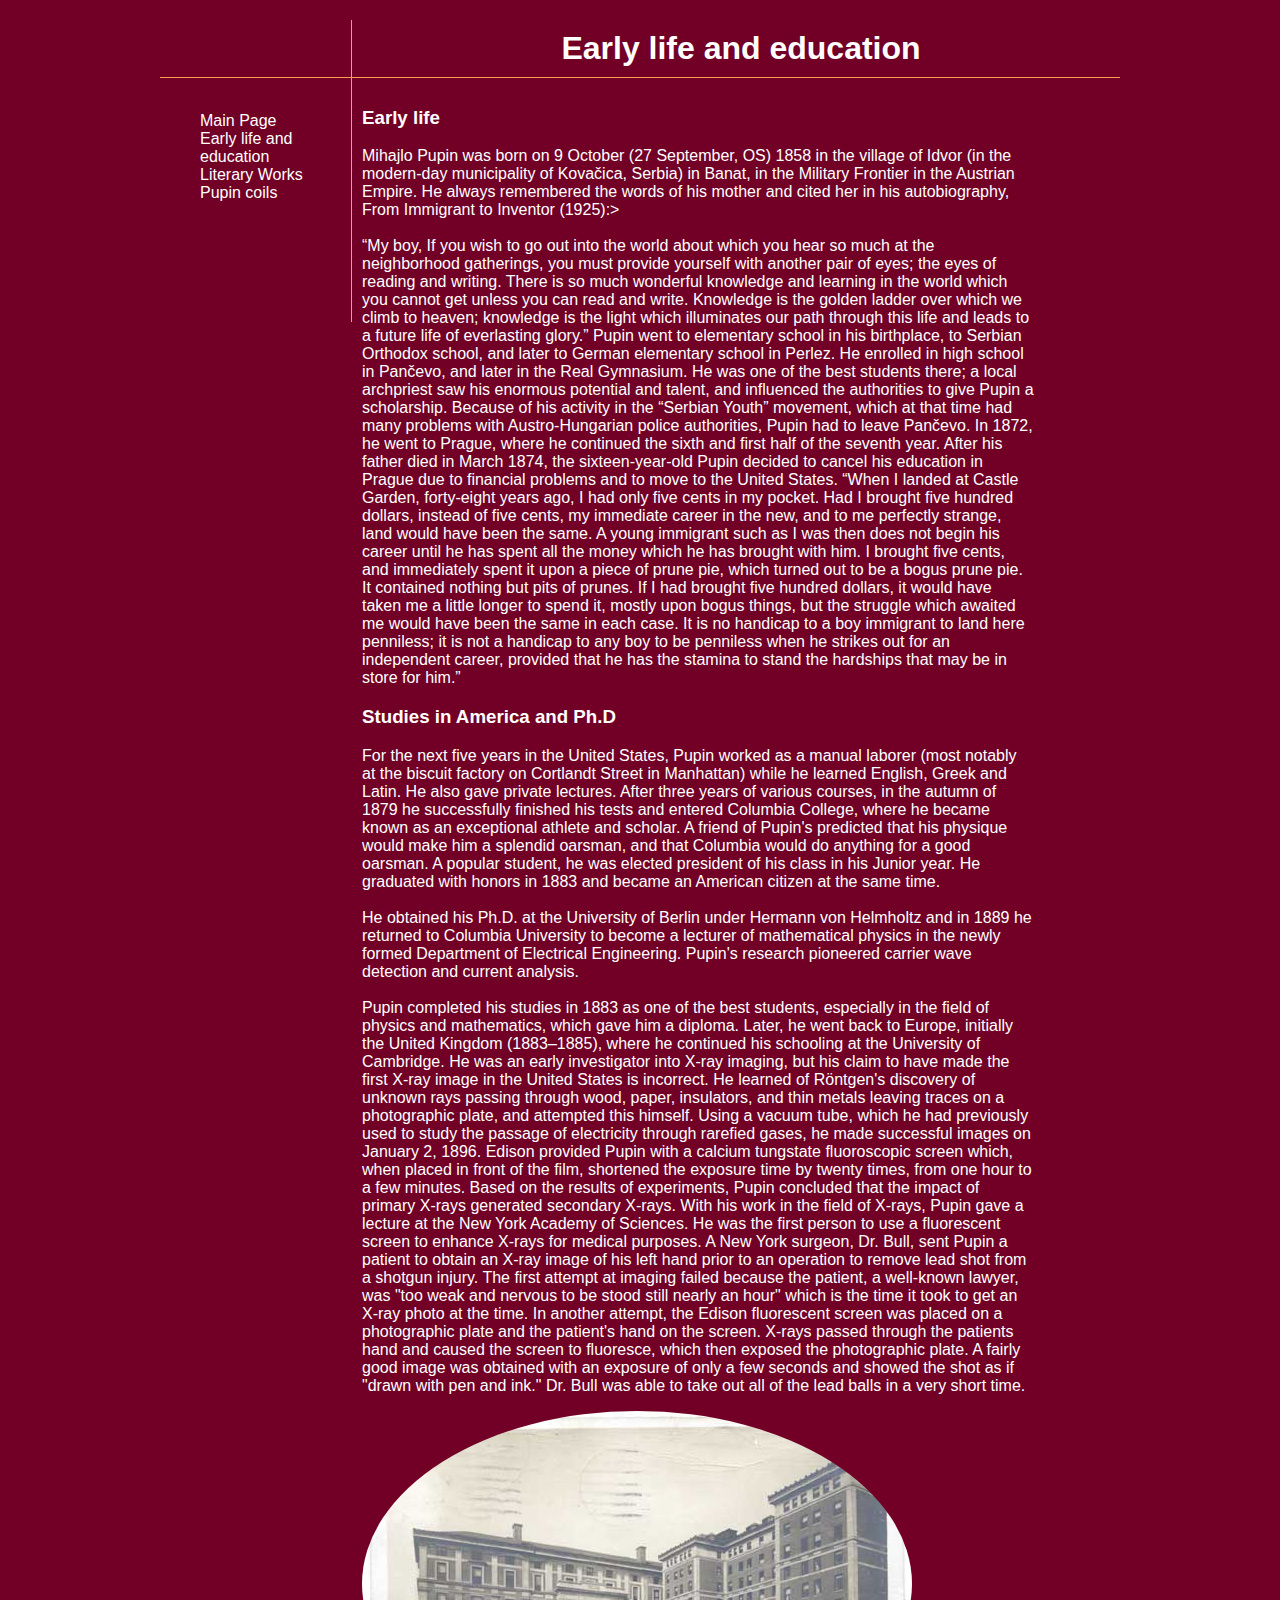
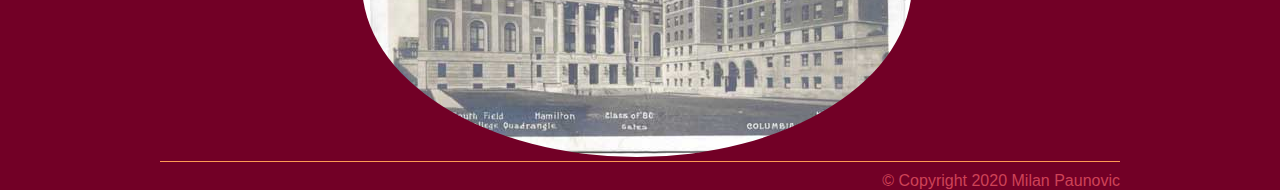
<file: pupin/early.html>
<!DOCTYPE html>
<html lang="en">

<head>
    <meta charset="UTF-8">
    <meta name="viewport" content="width=device-width, initial-scale=1.0">
    <title>Early life and education</title>
    <link rel="stylesheet" href="style/styles.css">
    <link rel="preconnect" href="https://fonts.gstatic.com">
<link href="https://fonts.googleapis.com/css2?family=Playfair+Display:wght@400;700&display=swap" rel="stylesheet">

</head>

<body>
    <nav>
        <ul>
            <li><a href="index.html">Main Page</a></li>
            <li><a href="early.html">Early life and education</a></li>
            <li><a href="work.html">Literary Works</a></li>
            <li><a href="pupin.html">Pupin coils</a></li>
        </ul>
    </nav>

    <h1 class="naslovi">Early life and education</h1>

    <div class="tekstearly">
        <h3 class="naslovearly">Early life</h3>

        <p class="tekst2">Mihajlo Pupin was born on 9 October (27 September, OS) 1858 in the village of Idvor (in the
            modern-day municipality of Kovačica, Serbia) in Banat, in the Military Frontier in the Austrian Empire. He
            always remembered the words of his mother and cited her in his autobiography, From Immigrant to Inventor
            (1925):><br>
            <br>
            “My boy, If you wish to go out into the world about which you hear so much at the neighborhood gatherings,
            you must provide yourself with another pair of eyes; the eyes of reading and writing. There is so much
            wonderful knowledge and learning in the world which you cannot get unless you can read and write. Knowledge
            is the golden ladder over which we climb to heaven; knowledge is the light which illuminates our path
            through this life and leads to a future life of everlasting glory.”
            Pupin went to elementary school in his birthplace, to Serbian Orthodox school, and later to German
            elementary school in Perlez. He enrolled in high school in Pančevo, and later in the Real Gymnasium. He was
            one of the best students there; a local archpriest saw his enormous potential and talent, and influenced the
            authorities to give Pupin a scholarship.
            Because of his activity in the “Serbian Youth” movement, which at that time had many problems with
            Austro-Hungarian police authorities, Pupin had to leave Pančevo. In 1872, he went to Prague, where he
            continued the sixth and first half of the seventh year. After his father died in March 1874, the
            sixteen-year-old Pupin decided to cancel his education in Prague due to financial problems and to move to
            the United States.
            “When I landed at Castle Garden, forty-eight years ago, I had only five cents in my pocket. Had I brought
            five hundred dollars, instead of five cents, my immediate career in the new, and to me perfectly strange,
            land would have been the same. A young immigrant such as I was then does not begin his career until he has
            spent all the money which he has brought with him. I brought five cents, and immediately spent it upon a
            piece of prune pie, which turned out to be a bogus prune pie. It contained
            nothing but pits of prunes. If I had brought five hundred dollars, it would have taken me a little longer to
            spend it, mostly upon bogus things, but the struggle which awaited me would have been the same in each case.
            It is no handicap to a boy immigrant to land here penniless; it is not a handicap to any boy to be penniless
            when he strikes out for an independent career, provided that he has the stamina to stand the hardships that
            may be in store for him.”</p>

            <h3 class="naslovearly">Studies in America and Ph.D</h3>

        <p class="tekst2">For the next five years in the United States, Pupin worked as a manual laborer (most notably
            at the biscuit factory on Cortlandt Street in Manhattan) while he learned English, Greek and Latin. He also
            gave private lectures. After three years of various courses, in the autumn of 1879 he successfully finished
            his tests and entered Columbia College, where he became known as an exceptional athlete and scholar. A
            friend of Pupin's predicted that his physique would make him a splendid oarsman, and that Columbia would do
            anything for a good oarsman. A popular student, he was elected president of his class in his Junior year. He
            graduated with honors in 1883 and became an American citizen at the same time.<br>
            <br>
            He obtained his Ph.D. at the University of Berlin under Hermann von Helmholtz and in 1889 he returned to
            Columbia University to become a lecturer of mathematical physics in the newly formed Department of
            Electrical Engineering. Pupin's research pioneered carrier wave detection and current analysis.<br>
            <br>
            Pupin completed his studies in 1883 as one of the best students, especially in the field of physics and
            mathematics, which gave him a diploma. Later, he went back to Europe, initially the United Kingdom
            (1883–1885), where he continued his schooling at the University of Cambridge. He was an early investigator
            into X-ray imaging, but his claim to have
            made the first X-ray image in the United States is incorrect. He learned of Röntgen's discovery of unknown
            rays passing through wood, paper, insulators, and thin metals leaving traces on a photographic plate, and
            attempted this himself. Using a vacuum tube, which he had previously used to study the passage of
            electricity through rarefied gases, he made successful images on January 2, 1896. Edison provided Pupin with
            a calcium tungstate fluoroscopic screen which, when placed in front of the film, shortened the exposure time
            by twenty times, from one hour to a few minutes. Based on the results of experiments, Pupin concluded that
            the impact of primary X-rays generated secondary X-rays. With his work in the field of
            X-rays, Pupin gave a lecture at the New York Academy of Sciences. He was the first person to use a
            fluorescent screen to enhance X-rays for medical purposes. A New York surgeon, Dr. Bull, sent Pupin a
            patient to obtain an X-ray image of his left hand prior to an operation to remove lead shot from a shotgun
            injury. The first attempt at imaging failed because the patient, a well-known lawyer, was "too weak and
            nervous to be stood still nearly an hour" which is the time it took to get an X-ray photo at the time. In
            another attempt, the Edison fluorescent screen was placed on a photographic plate and the patient's hand on
            the screen. X-rays passed through the patients hand and caused the screen to fluoresce, which then exposed
            the photographic plate. A fairly good image was obtained with an exposure of only a few seconds and showed
            the shot as if "drawn with pen and ink." Dr. Bull was able to take out all of the lead balls in a very short
            time.</p>
        <img class="uni" src="../pupin/img/university.jpg" alt="Pupin University">
    </div>
    <footer>
        &copy; Copyright 2020 Milan Paunovic
    </footer>

</body>

</html>
</file>
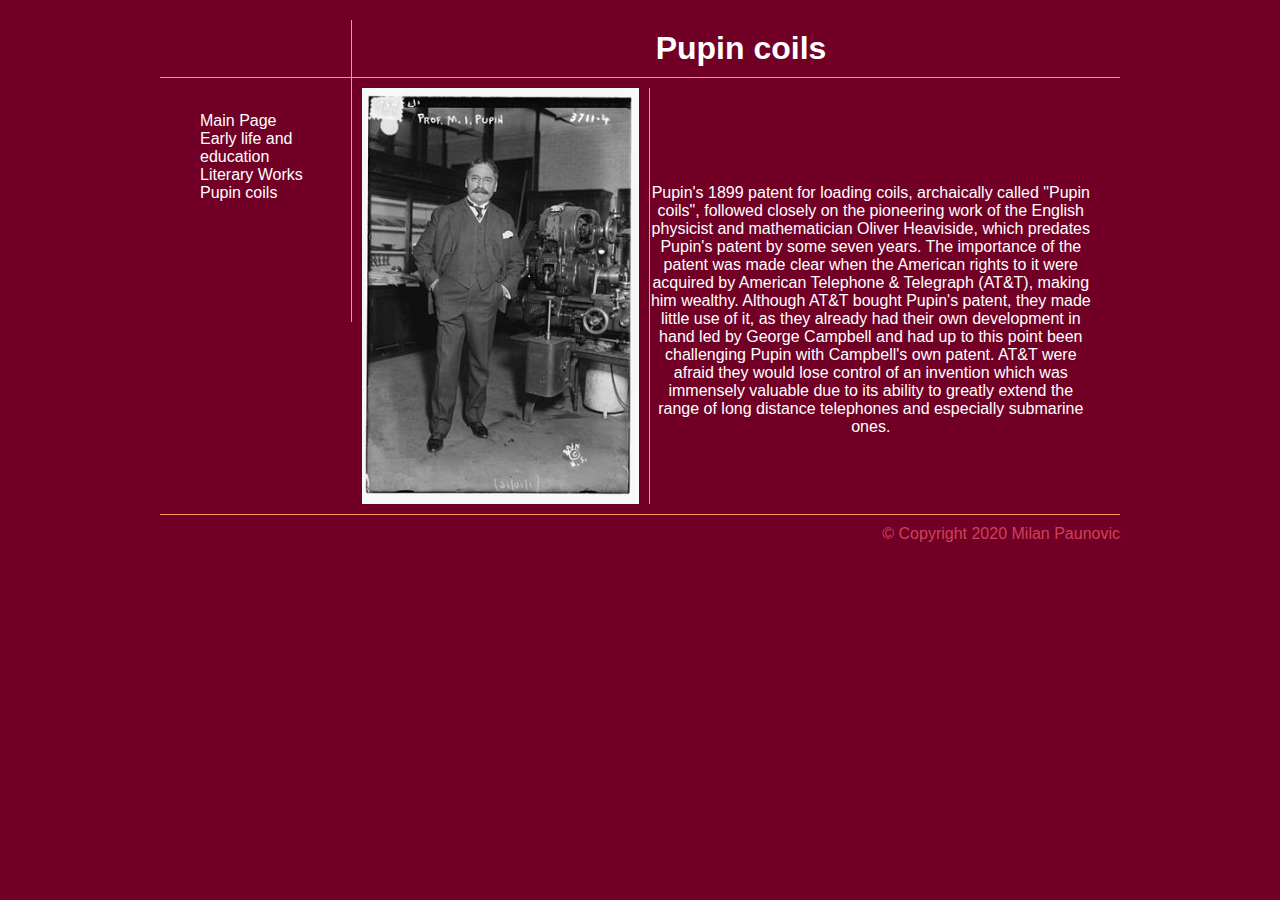
<file: pupin/pupin.html>
<!DOCTYPE html>
<html lang="en">
<head>
    <meta charset="UTF-8">
    <meta name="viewport" content="width=device-width, initial-scale=1.0">
    <title>Pupin Coils</title>
    <link rel="stylesheet" href="style/styles.css">
    <link rel="preconnect" href="https://fonts.gstatic.com">
<link href="https://fonts.googleapis.com/css2?family=Playfair+Display:wght@400;700&display=swap" rel="stylesheet">

</head>

<body>
    <nav>
        <ul>
            <li><a href="index.html">Main Page</a></li>
            <li><a href="early.html">Early life and education</a></li>
            <li><a href="work.html">Literary Works</a></li>
            <li><a href="pupin.html">Pupin coils</a></li>
        </ul>
    </nav>
    <h1 class="naslovi">Pupin coils</h1>
    <img class="pupin"src="../pupin/img/pupin-1916.jpg" alt="Pupin 1961">

<p class="tekstpupin">Pupin's 1899 patent for loading coils, archaically called "Pupin coils", followed closely on the pioneering work of the English physicist and mathematician Oliver Heaviside, which predates Pupin's patent by some seven years. The importance of the patent was made clear when the American rights to it were acquired by American Telephone & Telegraph (AT&T), making him wealthy. Although AT&T bought Pupin's patent, they made little use of it, as they already had their own development in hand led by George Campbell and had up to this point been challenging Pupin with Campbell's own patent. AT&T were afraid they would lose control of an invention which was immensely valuable due to its ability to greatly extend the range of long distance telephones and especially submarine ones.</p>

<footer>
    &copy; Copyright 2020 Milan Paunovic
</footer>


</body>
</html>
</file>
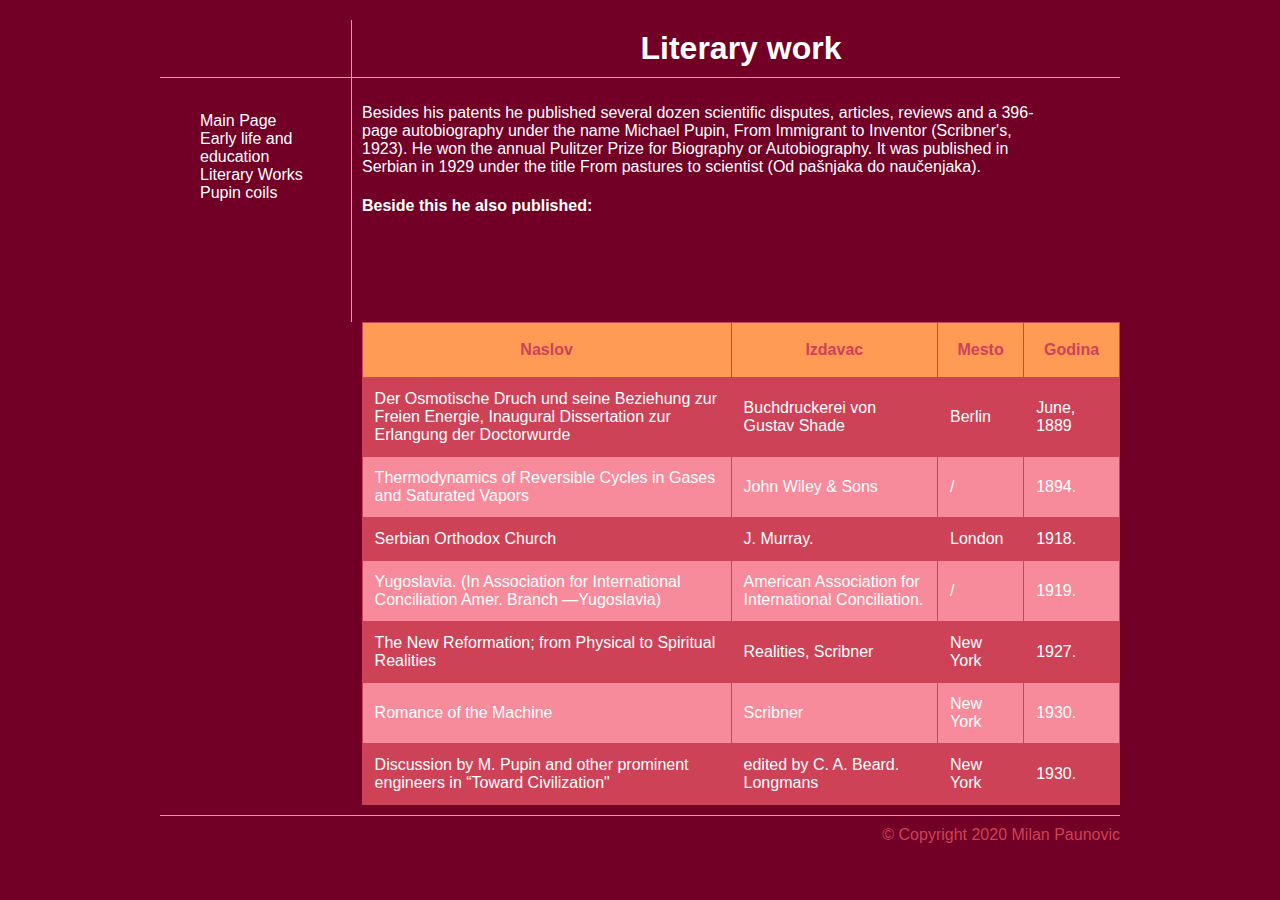
<file: pupin/work.html>
<!DOCTYPE html>
<html lang="en">

<head>
    <meta charset="UTF-8">
    <meta name="viewport" content="width=device-width, initial-scale=1.0">
    <title>Literary Works</title>
    <link rel="stylesheet" href="style/styles.css">
    <link rel="preconnect" href="https://fonts.gstatic.com">
<link href="https://fonts.googleapis.com/css2?family=Playfair+Display:wght@400;700&display=swap" rel="stylesheet">

</head>

<body>
    <nav>
        <ul>
            <li><a href="index.html">Main Page</a></li>
            <li><a href="early.html">Early life and education</a></li>
            <li><a href="work.html">Literary Works</a></li>
            <li><a href="pupin.html">Pupin coils</a></li>
        </ul>
    </nav>
    <h1 class="naslovi">Literary work</h1>
    <div class="work">

        <p>Besides his patents he published several dozen scientific disputes, articles, reviews and a 396-page
            autobiography under the name Michael Pupin, From Immigrant to Inventor (Scribner's, 1923). He won the annual
            Pulitzer Prize for Biography or Autobiography. It was published in Serbian in 1929 under the title From
            pastures
            to scientist (Od pašnjaka do naučenjaka). </p>


        <h4>Beside this he also published:</h4>
    </div>
    <table>
        <tr id="naslov">
            <th>Naslov</th>
            <th>Izdavac</th>
            <th>Mesto</th>
            <th>Godina</th>
        </tr>
        <tr class="even">
            <td>Der Osmotische Druch und seine Beziehung zur Freien Energie, Inaugural Dissertation zur Erlangung der
                Doctorwurde</td>
            <td>Buchdruckerei von Gustav Shade</td>
            <td>Berlin</td>
            <td>June, 1889</td>
        </tr>
        <tr>
            <td>Thermodynamics of Reversible Cycles in Gases and Saturated Vapors</td>
            <td>John Wiley & Sons</td>
            <td>/</td>
            <td>1894.</td>
        </tr>
        <tr class="even">
            <td>Serbian Orthodox Church</td>
            <td>J. Murray.</td>
            <td>London</td>
            <td>1918.</td>
        </tr>
        <tr>
            <td>Yugoslavia. (In Association for International Conciliation Amer. Branch —Yugoslavia)</td>
            <td>American Association for International Conciliation.</td>
            <td>/</td>
            <td>1919.</td>
        </tr>
        <tr class="even">
            <td>The New Reformation; from Physical to Spiritual Realities</td>
            <td>Realities, Scribner</td>
            <td>New York</td>
            <td>1927.</td>
        </tr>
        <tr>
            <td>Romance of the Machine</td>
            <td>Scribner</td>
            <td>New York</td>
            <td>1930.</td>
        </tr>
        <tr class="even">
            <td>Discussion by M. Pupin and other prominent engineers in “Toward Civilization"</td>
            <td>edited by C. A. Beard. Longmans</td>
            <td>New York</td>
            <td>1930.</td>
        </tr>

    </table>

    <footer>
        &copy; Copyright 2020 Milan Paunovic
    </footer>



</body>

</html>
</file>
<file: anmiacija/style.css>
body{
    margin: 0;
    padding: 0;
    display: flex;
    justify-content: center;
    align-items: center;
    height: 100vh;
    background: #050210;
}

.krug{
    position: relative;
    width: 500px;
    height: 500px;
    border-radius: 50%;
    background: linear-gradient(140deg, #fb5dad, #55fb9f, #b97aff);
    animation: rotacija 0.5s linear infinite;
}

.krug span{
    position: absolute;
    width: 100%;
    height: 100%;
    border-radius: 50%;
    background: linear-gradient(140deg, #fb5dad, #55fb9f, #b97aff);
}



.krug span:nth-child(1){
    filter: blur(5px);
}
.krug span:nth-child(2){
    filter: blur(10px);
}
.krug span:nth-child(3){
    filter: blur(25px);
}
.krug span:nth-child(4){
    filter: blur(50px);
}

.krug:after{
    content: "";
    position: absolute;
    top: 30px;
    left: 30px;
    right: 30px;
    bottom: 30px;
    border-radius: 50%;
    background: #050210;
}

.drugikrug{
    position: absolute;
    width: 440px;
    height: 440px;
    border-radius: 50%;
    background: #101029;
    animation: puls 2s ease-out infinite;
}

@keyframes puls{
    0%{
        transform: scale(0, 0)
    }
    100%{
        transform: scale(1, 1);
    }
}

@keyframes rotacija{
    0%{
        transform: rotate(0deg);
    }
    100%{
        transform: rotate(360deg);
    }
}
</file>
<file: Final/app.css>
body {
    background: #f5d9d5;
    font-family: "Nunito", sans-serif;
}

.blurb h2 {
   color: #EA1C2C;
   font-weight: 100;
   font-size: 2.5rem;
}

.blurb p {
    color: #f498b8;
    font-weight: 100;
    font-size: 1.125rem;
    line-height: 2;
}

.content {
    margin-top: 100px;
    margin-bottom: 100px;
}

#mainNavbar {
    font-size: 1.5rem;
    font-weight: 100;    
}

#mainNavbar .nav-link {
    color: white;
}

#mainNavbar .nav-link:hover {
    color: #EA1C2C;
}

#mainNavbar .navbar-brand {
    color: #EA1C2C;
    font-size: 1.5rem;
}

#headingGroup span {
    color: #EA1C2C;
}

#headingGroup h1 {
    font-weight: 100;
    font-size: 4rem;
}

.navbar.scrolled {
    background: rgb(222,192,222);
    transition: background 500ms;
}

@media (max-width: 1200px) {
    #headingGroup h1 {
        font-weight: 100;
        font-size: 3rem;
    }
    .blurb h2 {
        font-size: 2rem;
    }
}
</file>
<file: galerija/style.css>
body{
  background-color: gray;
  font-family: sans-serif;
  max-width: 1300px;
  margin: auto;
}

h1{
  text-align: left;
  color: rgb(175, 175, 175);
}


.flexic{
  display: flex;
  margin: 10px;
  flex-wrap: wrap;
  justify-content: left;
}

.flexic>div{
  margin: 20px;
}

.box1{
  width: 200px;
  border: 1px solid white;
  box-shadow: 0px 0px 10px rgb(179, 179, 179);
  border-radius: 8px;
  overflow: hidden;
}

.box2{
  width: 200px;
  border: 1px solid white;
  box-shadow: 0px 0px 10px rgb(179, 179, 179);
  border-radius: 8px;
  overflow: hidden;
}
.box3{
  width: 200px;
  border: 1px solid white;
  box-shadow: 0px 0px 10px rgb(179, 179, 179);
  border-radius: 8px;
  overflow: hidden;
}
.box4{
  width: 200px;
  border: 1px solid white;
  box-shadow: 0px 0px 10px rgb(179, 179, 179);
  border-radius: 8px;
  overflow: hidden;
}
.box5{
  width: 200px;
  border: 1px solid white;
  box-shadow: 0px 0px 10px rgb(179, 179, 179);
  border-radius: 8px;
  overflow: hidden;
}
.box6{
  width: 200px;
  border: 1px solid white;
  box-shadow: 0px 0px 10px rgb(179, 179, 179);
  border-radius: 8px;
  overflow: hidden;
}

.box7{
  width: 200px;
  border: 1px solid white;
  box-shadow: 0px 0px 10px rgb(179, 179, 179);
  border-radius: 8px;
  overflow: hidden;
}

.box8{
  width: 200px;
  border: 1px solid white;
  box-shadow: 0px 0px 10px rgb(179, 179, 179);
  border-radius: 8px;
  overflow: hidden;
}

.box9{
  width: 200px;
  border: 1px solid white;
  box-shadow: 0px 0px 10px rgb(179, 179, 179);
  border-radius: 8px;
  overflow: hidden;
}

.box10{
  width: 200px;
  border: 1px solid white;
  box-shadow: 0px 0px 10px rgb(179, 179, 179);
  border-radius: 8px;
  overflow: hidden;
}

.slika{
  height: 120px;
  background-color: cornflowerblue;
  background-image: url(placeholder-image.png);
  background-size: cover;
  background-repeat: no-repeat;

}

.text{
  padding: 8px;
  background-color: honeydew;
  text-align: center;

}

body>p{
  text-align: left;
  padding: 10px;
  color: rgb(175, 175, 175);
  overflow-wrap: keep-all;
}

@media screen and (max-width: 480px) {
  .flexic{
  justify-content: center;
  }
  h1{
    text-align: center;
  }
}

@media (min-width: 768px) and (max-width: 1300px) {
  .flexic{
  justify-content: center;
  }
  h1{
    text-align: left;
    margin-left: 5px;
  }
}

@media (min-width: 481px) and (max-width: 767px) {
  .flexic{
  justify-content: center;
  }
  h1{
    text-align: center;
    margin-left: 5px;
  }
}
</file>
<file: gridi/style.css>
html,
body,
.grid-container {
  height: 100%;
  margin: 0;
  font-family: Heebo;
}

body {
  background-color: gray;
}

.grid-container {
  display: grid;
  grid-template-columns: 0.2fr 1.8fr 1fr 1fr;
  grid-template-rows: 0.2fr 1.8fr 1fr;
  gap: 0px 0px;
  grid-template-areas:
    "logo kont kont kont"
    "nav kont kont kont"
    "nav kont kont kont";
}

.sredinadugme1 {
  justify-self: start;
  align-self: flex-start;
  display: inline-flex;
}

.nav {
  grid-area: nav;
  display: flex;
  background: linear-gradient(
    180deg,
    rgba(37, 36, 34, 1) 0%,
    rgba(64, 61, 57, 1) 100%
  );
  justify-content: center;
  align-items: center;
  flex-wrap: wrap;
  flex-direction: column;
}

.navi {
  justify-content: center;
  list-style-type: none;
  padding: 0;
  text-align: center;
}

.class {
  position: a;
}


.nav .navi li {
  margin-bottom: 150px;
}

.nav .navi li a {
  text-decoration: none;
  color: white;
  margin-bottom: 50px;
  transition: all 1s ease-in-out;
}

.nav .navi li a:hover {
  border-bottom: 2px solid #eb5e28;
  border-top: 2px solid #eb5e28;
  color: #eb5e28;
}

.hamburger{
  background-color: transparent;
  border: 0;
  color: #ffffff;
  font-size: 20px;
  height: 20px;
  width: 20px;
}

.dole {
  flex-wrap: wrap;
}

.nav .git {
  background-image: url(linkedin.png);
  background-size: cover;
  height: 20px;
  width: 20px;
  margin-bottom: 10px;
}

.nav .git1 {
  background-image: url(github.png);
  background-size: cover;
  justify-content: space-between;
  height: 20px;
  width: 20px;
}

.logo {
  grid-area: logo;
  display: flex;
  justify-content: center;
  color: white;
  align-items: center;
  font-size: 30px;
  font-family: "Suez One", cursive;
  background-color: #eb5e28;
  background-size: cover;
  background-repeat: no-repeat;
}

.logo:hover {
  background: #ccc5b9;
  -webkit-transition: background-color 500ms ease-out 0.5s;
  -moz-transition: background-color 500ms ease-out 0.5s;
  -o-transition: background-color 500ms ease-out 0.5s;
  transition: background-color 500ms ease-out 0.5s;
}

.kont {
  grid-area: kont;
  background: linear-gradient(
    0deg,
    rgba(37, 36, 34, 1) 0%,
    rgba(64, 61, 57, 1) 100%
  );
  -webkit-box-shadow: inset 26px -6px 54px -26px #1b1b1b;
  -moz-box-shadow: inset 26px -6px 54px -26px #1b1b1b;
  box-shadow: inset 26px -6px 54px -26px #1b1b1b;
  height: 100vh;
  display: flex;
  align-items: center;
  justify-content: center;
  flex-direction: row;
  flex-wrap: wrap;
  animation: 1s ease-out 0s 1 slideInFromLeft;
}

.sredina > h1,
h2,
h3,
p {
  color: white;
}
#pored {
  display: inline;
}

#stasam::before {
  content: "";
  text-transform: uppercase;
  animation: menjanje 9s ease-in infinite;
}

#linkdole {
  text-decoration: none;
  color: #eb5e28;
}
.logobox {
  width: 400px;
  height: 400px;
  background-image: url(logo2.png);
  background-size: cover;
  background-repeat: no-repeat;
}

.sredinadugme {
  border: 2px solid #eb5e28;
  background-color: none;
  padding: 10px 30px;
  background-color: transparent;
  text-transform: uppercase;
  transition: all 0.5s ease-in-out;
}

.sredinadugme:hover {
  background-color: #eb5e28;
}

.sredinadugme a {
  text-decoration: none;
  color: white;
}

@keyframes menjanje {
  0% {
    opacity: 1;
  }
  25% {
    opacity: 0;
  }
  50% {
    opacity: 1;
  }
  75% {
    opacity: 0;
  }

  0% {
    content: "Front End Developer";
  }
  50% {
    content: "photograph";
  }
  100% {
    content: "Kurcina";
  }
}

@keyframes slideInFromLeft {
  0% {
    transform: translateX(-100%);
  }
  100% {
    transform: translateX(0);
  }
}

@media screen and (max-width: 767px) {
  .grid-container {
    display: grid;
    grid-template-columns: 0.2fr 1.8fr 1fr 1fr;
    grid-template-rows: 0.2fr 1.8fr 1fr;
    gap: 0px 0px;
    grid-template-areas:
      "logo nav nav nav"
      "kont kont kont kont"
      "kont kont kont kont";
  }
  .logo {
    grid-area: logo;
  }

  .nav {
    grid-area: nav;
    flex-direction: row;
  }

  .navi {
    display: none;

  }

  .navi.show {
    display: inline;

  }


  .nav .navi li {
    margin-bottom: 0px;
  }

  .kont {
    grid-area: kont;
  }
}
</file>
<file: pupin/style/styles.css>
body{
    padding-top: 20px;
    width: 960px;
    margin: auto;
    background-color: #720026;
    font-family: 'Noto Sans JP', sans-serif;
}

/*global nav */
nav{
    float: left;
    width: 20%;
    border-right: 1px solid #FF9B54;
    height: 302px;
    margin-right: 10px;
    box-sizing: border-box;
    position: sticky;

}
nav ul{
    padding-top: 40%;
    height: 302px;
}

nav ul li{
    list-style-type: none;
}

nav ul li a{
    text-decoration: none;
    color: white;
    
}

nav ul li a:active, a:hover{
    color: #FF9B54;

}
/*footer global */

footer{
    clear: both;
    margin-top: 10px;
    border-top: 1px solid #FF9B54;
    padding-top: 10px;
    color: #CE4257;
    text-align: right;
}

/*index.html */

.naslovi{
    padding-bottom: 10px;
    text-align: center;
    color: white;
    margin: 10px auto;
    border-bottom: 1px solid #FF9B54;
}

.slika{
    float:left;
    padding-right: 10px;
    border-right: 1px solid #FF9B54;
    box-sizing: border-box;

}


.text1{
    float: left;
    color: white;
    text-align: center;
    vertical-align: middle;
    width: 50%;
  height: auto;
padding-left: 2px;
    box-sizing: border-box;
}

/*Early.html */

.tekstearly{
    float: left;

    width: 70%;
    box-sizing: border-box;
}
.tekstearly .tekst2{
    color:white
}

.naslovearly{
    color: white;
}

.uni{
    border-radius: 50%;
}

/* work */
.work{
    float: left;
    width: 70%;
    box-sizing: border-box;
    color: white;
}

table {
    float: right;
    font-family: arial, sans-serif;
    border-collapse: collapse;
    width: 79%;
    margin-bottom: 10px;
  }
   
  th {
    padding: 18px;
  }
   
  td {
    padding: 12px;
  }
   
  th,td {
    border: solid 1px #CE4257;
  }
   
  tr {
    background-color: #f78b9b;
    color:white
  }
   
  tr.even {
    background-color: #CE4257;
    color: white;
  }
   
  #naslov {
    background-color: #FF9B54;
    color: #CE4257;
  }

  /* pupin coils */



  .pupin{
      float: left;
      width: 30%;
      box-sizing: border-box;
      margin-bottom: 10px;
      padding-right: 10px;
      border-right: 1px solid #FF9B54;
      box-sizing: border-box;
  }

  .tekstpupin{
    float: left;
    color: white;
    padding-top: 80px;
    text-align: center;
    width: 46%;
    height: 302px;
    box-sizing: border-box;

  }
</file>
